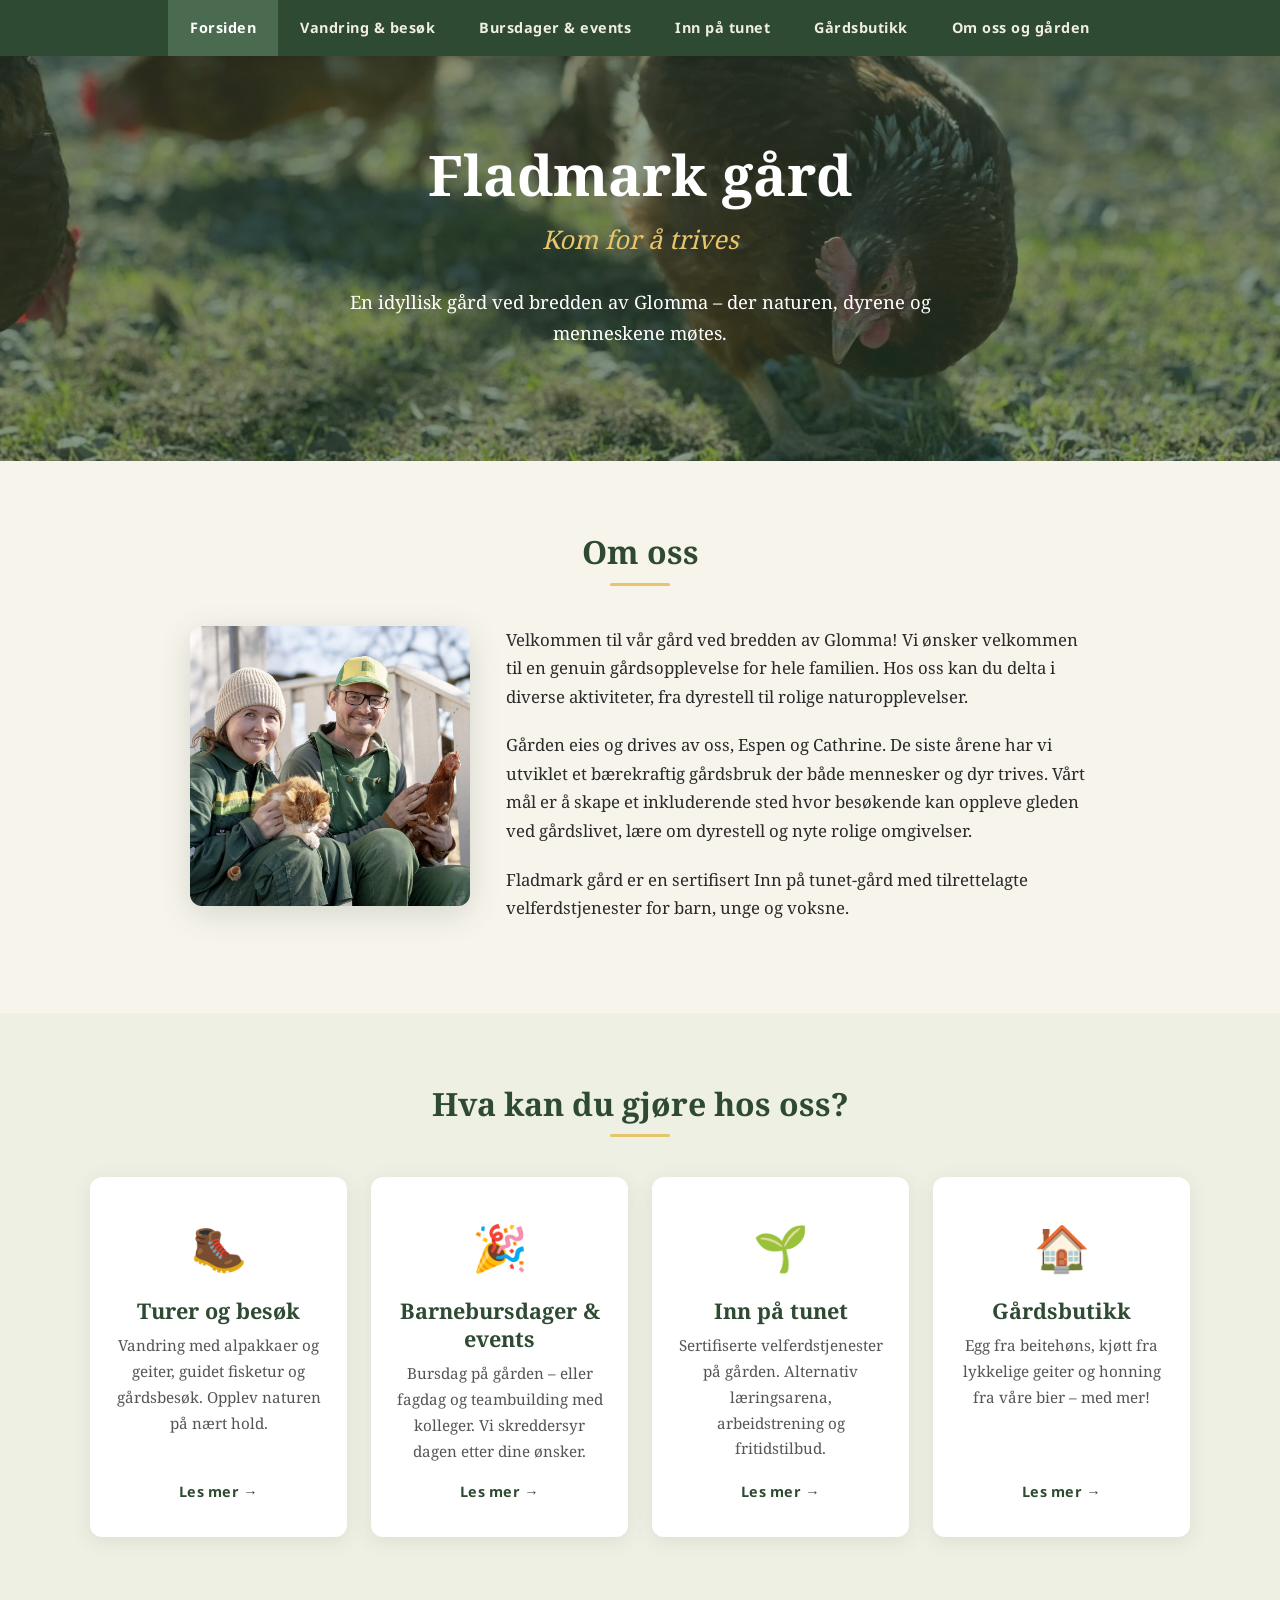
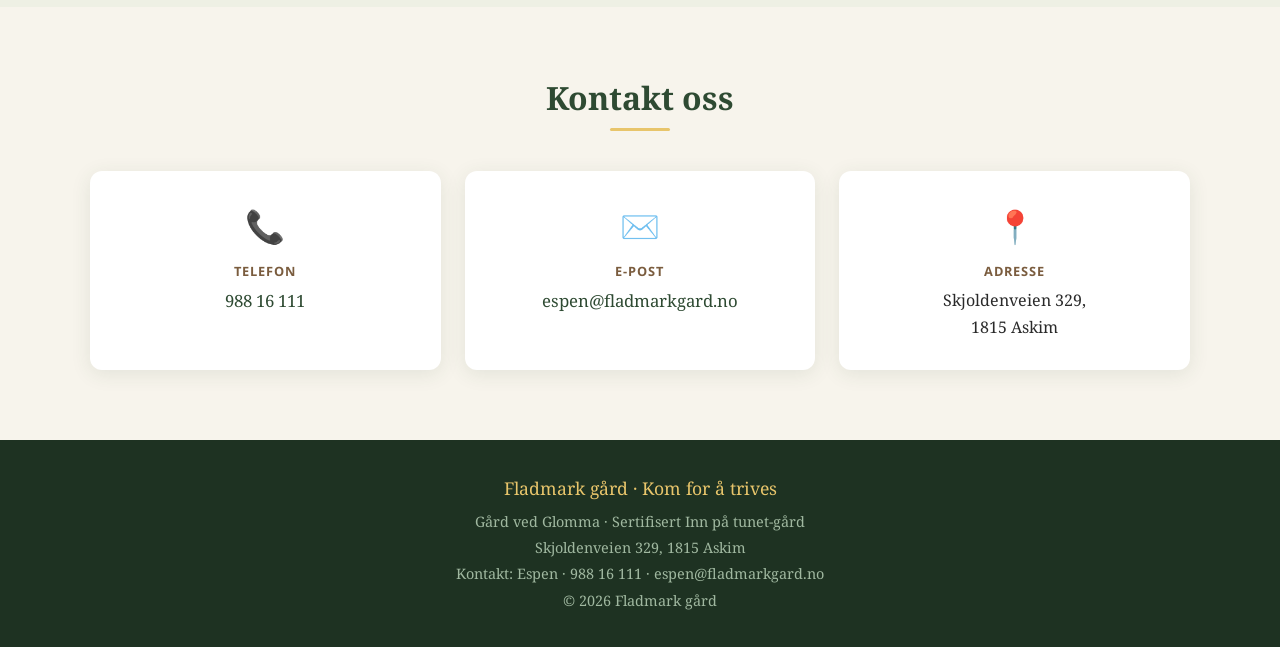
<file: index.html>
<!DOCTYPE html>
<html lang="no">
<head>
  <meta charset="UTF-8">
  <meta name="viewport" content="width=device-width, initial-scale=1.0">
  <title>Fladmark gård – Kom for å trives</title>
  <meta name="description" content="Fladmark gård er en idyllisk gård ved bredden av Glomma i Askim. Opplev alpakkavandring, gårdsbesøk, barnebursdager og sertifiserte Inn på tunet-tjenester.">
  <link rel="stylesheet" href="style.css">
  <link rel="icon" href="favicon.svg" type="image/svg+xml">
  <link rel="canonical" href="https://fladmarkgård.no/">
  <meta property="og:type" content="website">
  <meta property="og:title" content="Fladmark gård – Kom for å trives">
  <meta property="og:description" content="Fladmark gård er en idyllisk gård ved bredden av Glomma i Askim. Opplev alpakkavandring, gårdsbesøk, barnebursdager og sertifiserte Inn på tunet-tjenester.">
  <meta property="og:url" content="https://fladmarkgård.no/">
  <meta property="og:image" content="https://fladmarkgård.no/bilder/espen%26cathrine.jpg">
  <meta property="og:locale" content="no_NO">
  <script type="application/ld+json">
  {
    "@context": "https://schema.org",
    "@type": "Farm",
    "name": "Fladmark gård",
    "url": "https://fladmarkgård.no/",
    "telephone": "+4798816111",
    "email": "espen@fladmarkgard.no",
    "address": {
      "@type": "PostalAddress",
      "streetAddress": "Skjoldenveien 329",
      "postalCode": "1815",
      "addressLocality": "Askim",
      "addressCountry": "NO"
    },
    "description": "Gård ved Glomma i Askim med alpakkavandring, geitevandring, guidet fisketur, barnebursdager og sertifiserte Inn på tunet-tjenester.",
    "makesOffer": [
      {
        "@type": "Offer",
        "name": "Alpakkavandring",
        "url": "https://fladmarkgård.no/alpakkavandring/"
      },
      {
        "@type": "Offer",
        "name": "Geitevandring",
        "url": "https://fladmarkgård.no/geitevandring/"
      },
      {
        "@type": "Offer",
        "name": "Guidet fisketur i Glomma",
        "url": "https://fladmarkgård.no/fisketur/"
      },
      {
        "@type": "Offer",
        "name": "Barnebursdag og events",
        "url": "https://fladmarkgård.no/arrangementer/"
      },
      {
        "@type": "Offer",
        "name": "Inn på tunet – velferdstjenester",
        "url": "https://fladmarkgård.no/inn-på-tunet/"
      },
      {
        "@type": "Offer",
        "name": "Gårdsbutikk",
        "url": "https://fladmarkgård.no/butikk/"
      }
    ]
  }
  </script>
</head>
<body>

  <!-- Sticky meny -->
  <nav class="main-nav">
    <input type="checkbox" id="menu-toggle" class="menu-toggle">
    <label for="menu-toggle" class="menu-knapp">☰ Meny</label>
    <ul>
      <li><a href="./" class="active">Forsiden</a></li>
      <li><a href="opplevelser/">Vandring &amp; besøk</a></li>
      <li><a href="arrangementer/">Bursdager &amp; events</a></li>
      <li><a href="inn-på-tunet/">Inn på tunet</a></li>
      <li><a href="butikk/">Gårdsbutikk</a></li>
      <li><a href="om-oss/">Om oss og gården</a></li>
    </ul>
  </nav>

  <!-- Hero -->
  <header class="hero">
    <div class="hero-content">
      <h1>Fladmark gård</h1>
      <p class="slagord">Kom for å trives</p>
      <p class="intro">En idyllisk gård ved bredden av Glomma – der naturen, dyrene og menneskene møtes.</p>
    </div>
  </header>

  <!-- Om oss -->
  <section class="bg-krem om-oss">
    <div class="container">
      <h2>Om oss</h2>
      <div class="underline"></div>
      <div class="om-oss-flex">
        <div class="om-oss-bilde-wrap">
          <img src="bilder/espen&cathrine.jpg" alt="Espen og Cathrine på Fladmark gård" class="om-oss-bilde" width="1024" height="1024" loading="lazy">
        </div>
        <div class="om-oss-tekst">
          <p>Velkommen til vår gård ved bredden av Glomma! Vi ønsker velkommen til en genuin gårdsopplevelse for hele familien. Hos oss kan du delta i diverse aktiviteter, fra dyrestell til rolige naturopplevelser.</p>
          <p>Gården eies og drives av oss, Espen og Cathrine. De siste årene har vi utviklet et bærekraftig gårdsbruk der både mennesker og dyr trives. Vårt mål er å skape et inkluderende sted hvor besøkende kan oppleve gleden ved gårdslivet, lære om dyrestell og nyte rolige omgivelser.</p>
          <p>Fladmark gård er en sertifisert Inn på tunet-gård med tilrettelagte velferdstjenester for barn, unge og voksne.</p>
        </div>
      </div>
    </div>
  </section>

  <!-- Hva kan du gjøre hos oss? -->
  <section class="bg-alt" id="hva-kan-du-gjore">
    <div class="container">
      <h2>Hva kan du gjøre hos oss?</h2>
      <div class="underline"></div>
      <div class="kort-grid">
        <div class="kort">
          <div class="ikon">🥾</div>
          <h3>Turer og besøk</h3>
          <p>Vandring med alpakkaer og geiter, guidet fisketur og gårdsbesøk. Opplev naturen på nært hold.</p>
          <a href="opplevelser/" class="kort-lenke">Les mer →</a>
        </div>
        <div class="kort">
          <div class="ikon">🎉</div>
          <h3>Barnebursdager &amp; events</h3>
          <p>Bursdag på gården – eller fagdag og teambuilding med kolleger. Vi skreddersyr dagen etter dine ønsker.</p>
          <a href="arrangementer/" class="kort-lenke">Les mer →</a>
        </div>
        <div class="kort">
          <div class="ikon">🌱</div>
          <h3>Inn på tunet</h3>
          <p>Sertifiserte velferdstjenester på gården. Alternativ læringsarena, arbeidstrening og fritidstilbud.</p>
          <a href="inn-på-tunet/" class="kort-lenke">Les mer →</a>
        </div>
        <div class="kort">
          <div class="ikon">🏠</div>
          <h3>Gårdsbutikk</h3>
          <p>Egg fra beitehøns, kjøtt fra lykkelige geiter og honning fra våre bier – med mer!</p>
          <a href="butikk/" class="kort-lenke">Les mer →</a>
        </div>
      </div>
    </div>
  </section>

  <!-- Kontakt -->
  <section class="bg-krem">
    <div class="container">
      <h2>Kontakt oss</h2>
      <div class="underline"></div>
      <div class="kontakt-grid">
        <div class="kontakt-boks">
          <div class="ikon">📞</div>
          <div class="label">Telefon</div>
          <a href="tel:+4798816111">988 16 111</a>
        </div>
        <div class="kontakt-boks">
          <div class="ikon">✉️</div>
          <div class="label">E-post</div>
          <a href="mailto:espen@fladmarkgard.no">espen@fladmarkgard.no</a>
        </div>
        <div class="kontakt-boks">
          <div class="ikon">📍</div>
          <div class="label">Adresse</div>
          <p>Skjoldenveien 329,<br>1815 Askim</p>
        </div>
      </div>
    </div>
  </section>

  <!-- Footer -->
  <footer class="main-footer">
    <p class="footer-tittel">Fladmark gård · Kom for å trives</p>
    <p>Gård ved Glomma · Sertifisert Inn på tunet-gård</p>
    <p>Skjoldenveien 329, 1815 Askim</p>
    <p>Kontakt: Espen · 988 16 111 · espen@fladmarkgard.no</p>
    <p>© 2026 Fladmark gård</p>
  </footer>

</body>
</html>
</file>
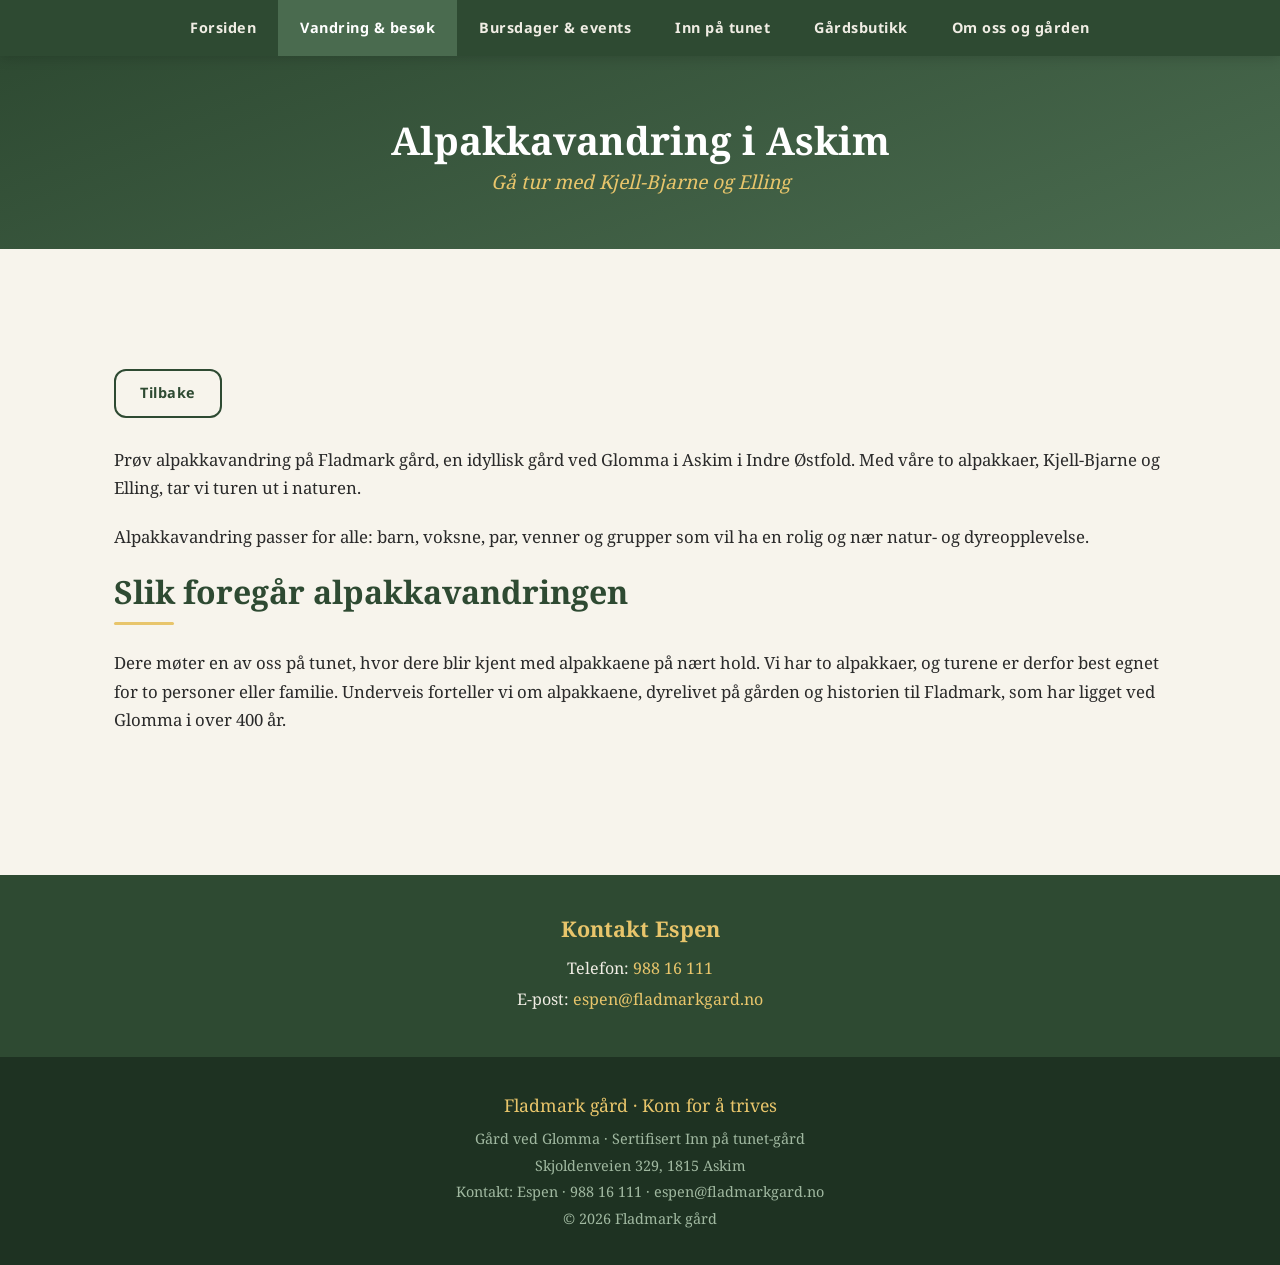
<file: alpakkavandring/index.html>
<!DOCTYPE html>
<html lang="no">
<head>
  <meta charset="UTF-8">
  <meta name="viewport" content="width=device-width, initial-scale=1.0">
  <title>Alpakkavandring i Askim, Indre Østfold – Gå tur med alpakka | Fladmark gård</title>
  <meta name="description" content="Alpakkavandring med Kjell-Bjarne og Elling ved Glomma i Askim, ca. 1 time fra Oslo. Best egnet for to personer eller familie. Book enkelt online – Fladmark gård.">
  <link rel="stylesheet" href="../style.css">
  <link rel="icon" href="../favicon.svg" type="image/svg+xml">
  <link rel="canonical" href="https://fladmarkgård.no/alpakkavandring/">
  <meta property="og:type" content="website">
  <meta property="og:title" content="Alpakkavandring i Askim – Gå tur med alpakka | Fladmark gård">
  <meta property="og:description" content="Alpakkavandring med Kjell-Bjarne og Elling ved Glomma i Askim, ca. 1 time fra Oslo. Best egnet for to personer eller familie. Book enkelt online – Fladmark gård.">
  <meta property="og:url" content="https://fladmarkgård.no/alpakkavandring/">
  <meta property="og:image" content="https://fladmarkgård.no/bilder/espen%26cathrine.jpg">
  <meta property="og:locale" content="no_NO">
  <script type="application/ld+json">
  {
    "@context": "https://schema.org",
    "@type": "Farm",
    "name": "Fladmark gård",
    "url": "https://fladmarkgård.no/",
    "telephone": "+4798816111",
    "email": "espen@fladmarkgard.no",
    "address": {
      "@type": "PostalAddress",
      "streetAddress": "Skjoldenveien 329",
      "postalCode": "1815",
      "addressLocality": "Askim",
      "addressCountry": "NO"
    },
    "description": "Gård ved Glomma i Askim med alpakkavandring, geitevandring og guidet fisketur.",
    "makesOffer": [
      {
        "@type": "Offer",
        "name": "Alpakkavandring",
        "url": "https://fladmarkgård.no/alpakkavandring/"
      }
    ]
  }
  </script>
  <script type="application/ld+json">
  {
    "@context": "https://schema.org",
    "@type": "TouristAttraction",
    "name": "Alpakkavandring på Fladmark gård",
    "description": "Gå tur med alpakkaene Kjell-Bjarne og Elling i rolige omgivelser ved Glomma i Askim, Indre Østfold. Turen passer best for to personer eller en familie.",
    "url": "https://fladmarkgård.no/alpakkavandring/",
    "image": "https://fladmarkgård.no/bilder/espen%26cathrine.jpg",
    "telephone": "+4798816111",
    "address": {
      "@type": "PostalAddress",
      "streetAddress": "Skjoldenveien 329",
      "postalCode": "1815",
      "addressLocality": "Askim",
      "addressCountry": "NO"
    },
    "availableLanguage": [
      "no"
    ],
    "offers": {
      "@type": "Offer",
      "name": "Alpakkavandring på Fladmark gård",
      "url": "https://fladmarkgård.no/alpakkavandring/"
    }
  }
  </script>
</head>
<body class="bredere">

  <!-- Sticky meny -->
  <nav class="main-nav">
    <input type="checkbox" id="menu-toggle" class="menu-toggle">
    <label for="menu-toggle" class="menu-knapp">☰ Meny</label>
    <ul>
      <li><a href="../">Forsiden</a></li>
      <li><a href="../opplevelser/" class="active">Vandring &amp; besøk</a></li>
      <li><a href="../arrangementer/">Bursdager &amp; events</a></li>
      <li><a href="../inn-på-tunet/">Inn på tunet</a></li>
      <li><a href="../butikk/">Gårdsbutikk</a></li>
      <li><a href="../om-oss/">Om oss og gården</a></li>
    </ul>
  </nav>

  <!-- Hero-lite -->
  <header class="page-hero">
    <h1>Alpakkavandring i Askim</h1>
    <p class="slagord">Gå tur med Kjell-Bjarne og Elling</p>
  </header>

  <section class="bg-krem">
    <div class="innhold-seksjon">
      <a href="../opplevelser/" class="btn btn-secondary" style="padding:10px 24px;font-size:0.9rem;margin-bottom:28px;">Tilbake</a>
      <p>Prøv alpakkavandring på Fladmark gård, en idyllisk gård ved Glomma i Askim i Indre Østfold. Med våre to alpakkaer, Kjell-Bjarne og Elling, tar vi turen ut i naturen.</p>
      <p>Alpakkavandring passer for alle: barn, voksne, par, venner og grupper som vil ha en rolig og nær natur- og dyreopplevelse.</p>
      <h2>Slik foregår alpakkavandringen</h2>
      <div class="underline"></div>
      <p>Dere møter en av oss på tunet, hvor dere blir kjent med alpakkaene på nært hold. Vi har to alpakkaer, og turene er derfor best egnet for to personer eller familie. Underveis forteller vi om alpakkaene, dyrelivet på gården og historien til Fladmark, som har ligget ved Glomma i over 400 år.</p>

      <div data-booking-widget
           data-widget-id="72746d61-cd4c-4b78-a5ac-63fd535d9ecc"
           data-locale="no"
           data-base-url="https://app.bookero.no"
           style="margin-top:20px;"></div>
    </div>
  </section>

  <!-- Kontakt nederst -->
  <section class="kontakt-bunn">
    <h3>Kontakt Espen</h3>
    <p>Telefon: <a href="tel:+4798816111">988 16 111</a></p>
    <p>E-post: <a href="mailto:espen@fladmarkgard.no">espen@fladmarkgard.no</a></p>
  </section>

  <!-- Footer -->
  <footer class="main-footer">
    <p class="footer-tittel">Fladmark gård · Kom for å trives</p>
    <p>Gård ved Glomma · Sertifisert Inn på tunet-gård</p>
    <p>Skjoldenveien 329, 1815 Askim</p>
    <p>Kontakt: Espen · 988 16 111 · espen@fladmarkgard.no</p>
    <p>© 2026 Fladmark gård</p>
  </footer>

  <script src="https://app.bookero.no/build/widget.js?v=1779999693" charset="utf-8"></script>

  <script>
    (function() {
      function sjekkBookingUrl() {
        var url = window.location.href;
        var erBooking = url.indexOf('activity=') !== -1 || url.indexOf('step=') !== -1;
        document.body.classList.toggle('booking-aktiv', erBooking);
      }

      window.addEventListener('hashchange', sjekkBookingUrl);
      window.addEventListener('popstate', sjekkBookingUrl);

      var origPush = history.pushState;
      var origReplace = history.replaceState;
      history.pushState = function() {
        origPush.apply(this, arguments);
        sjekkBookingUrl();
      };
      history.replaceState = function() {
        origReplace.apply(this, arguments);
        sjekkBookingUrl();
      };

      setInterval(sjekkBookingUrl, 500);
      sjekkBookingUrl();
    })();
  </script>

</body>
</html>
</file>
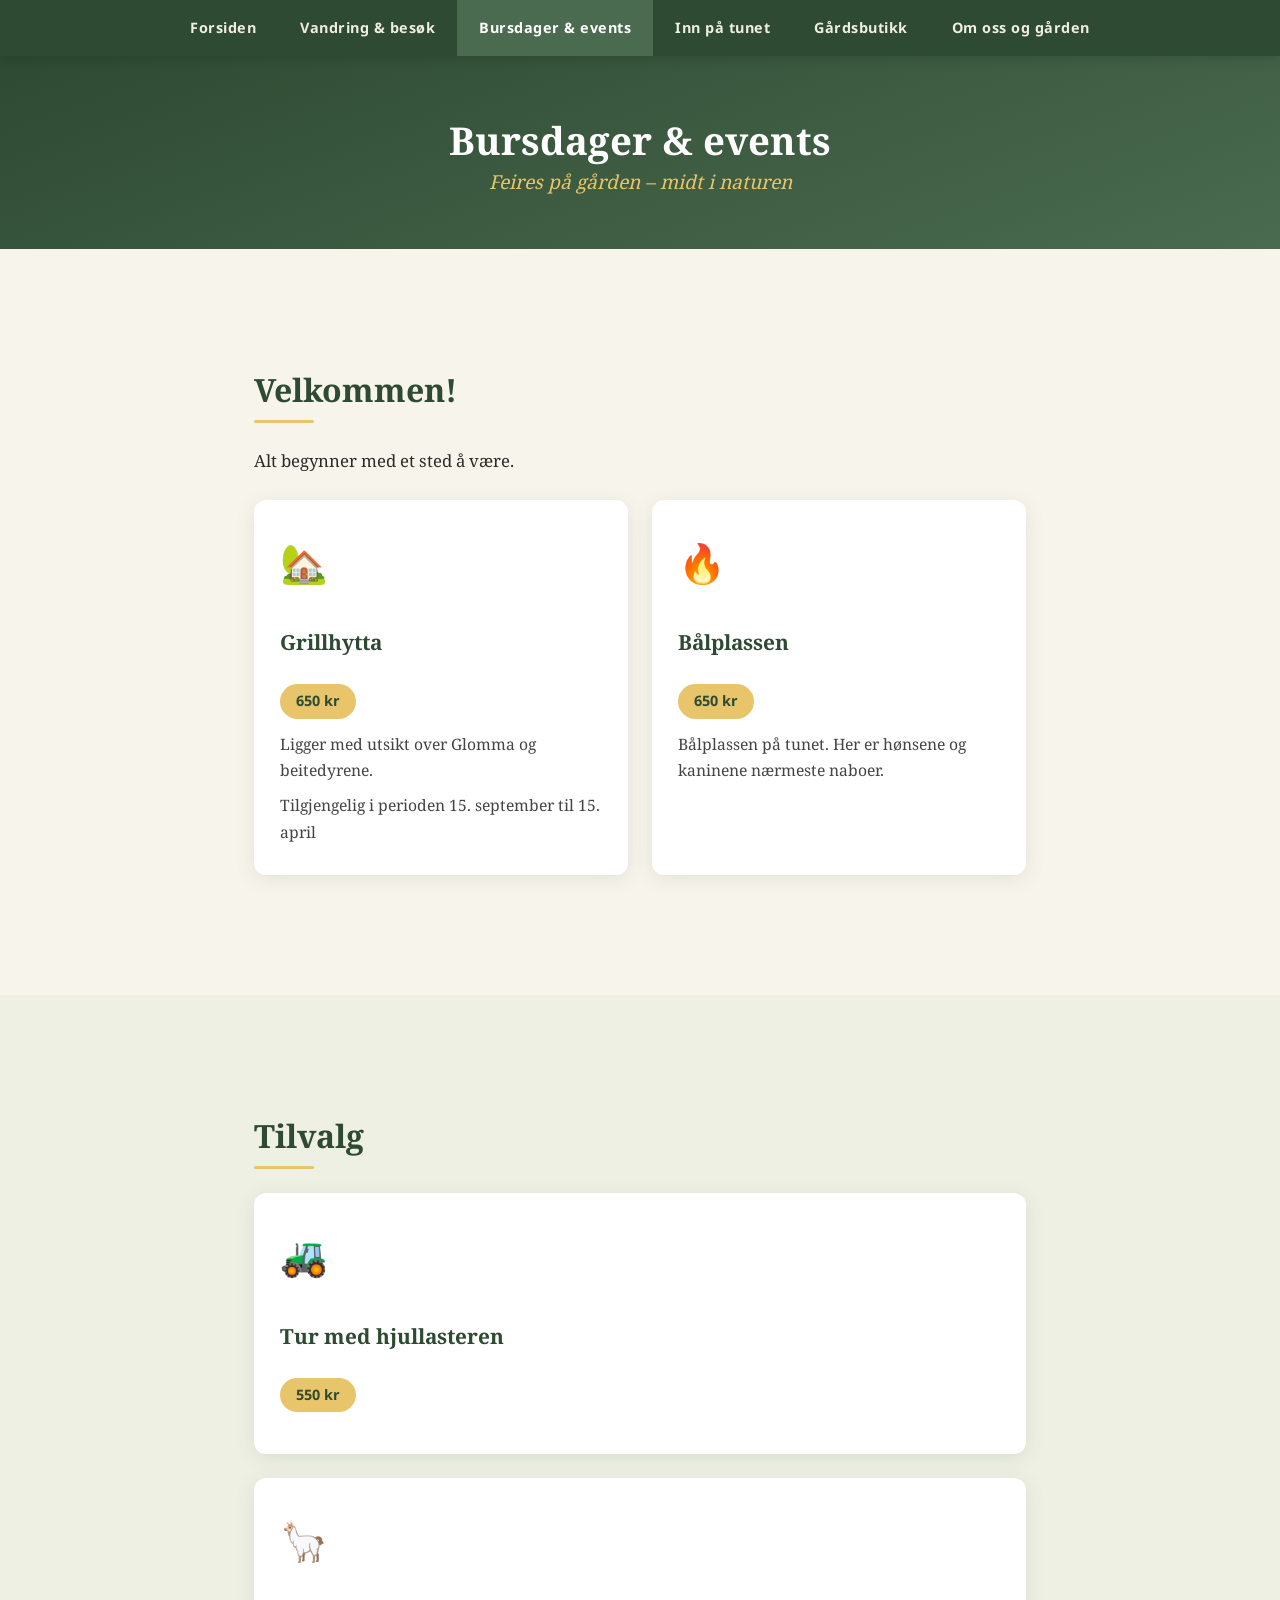
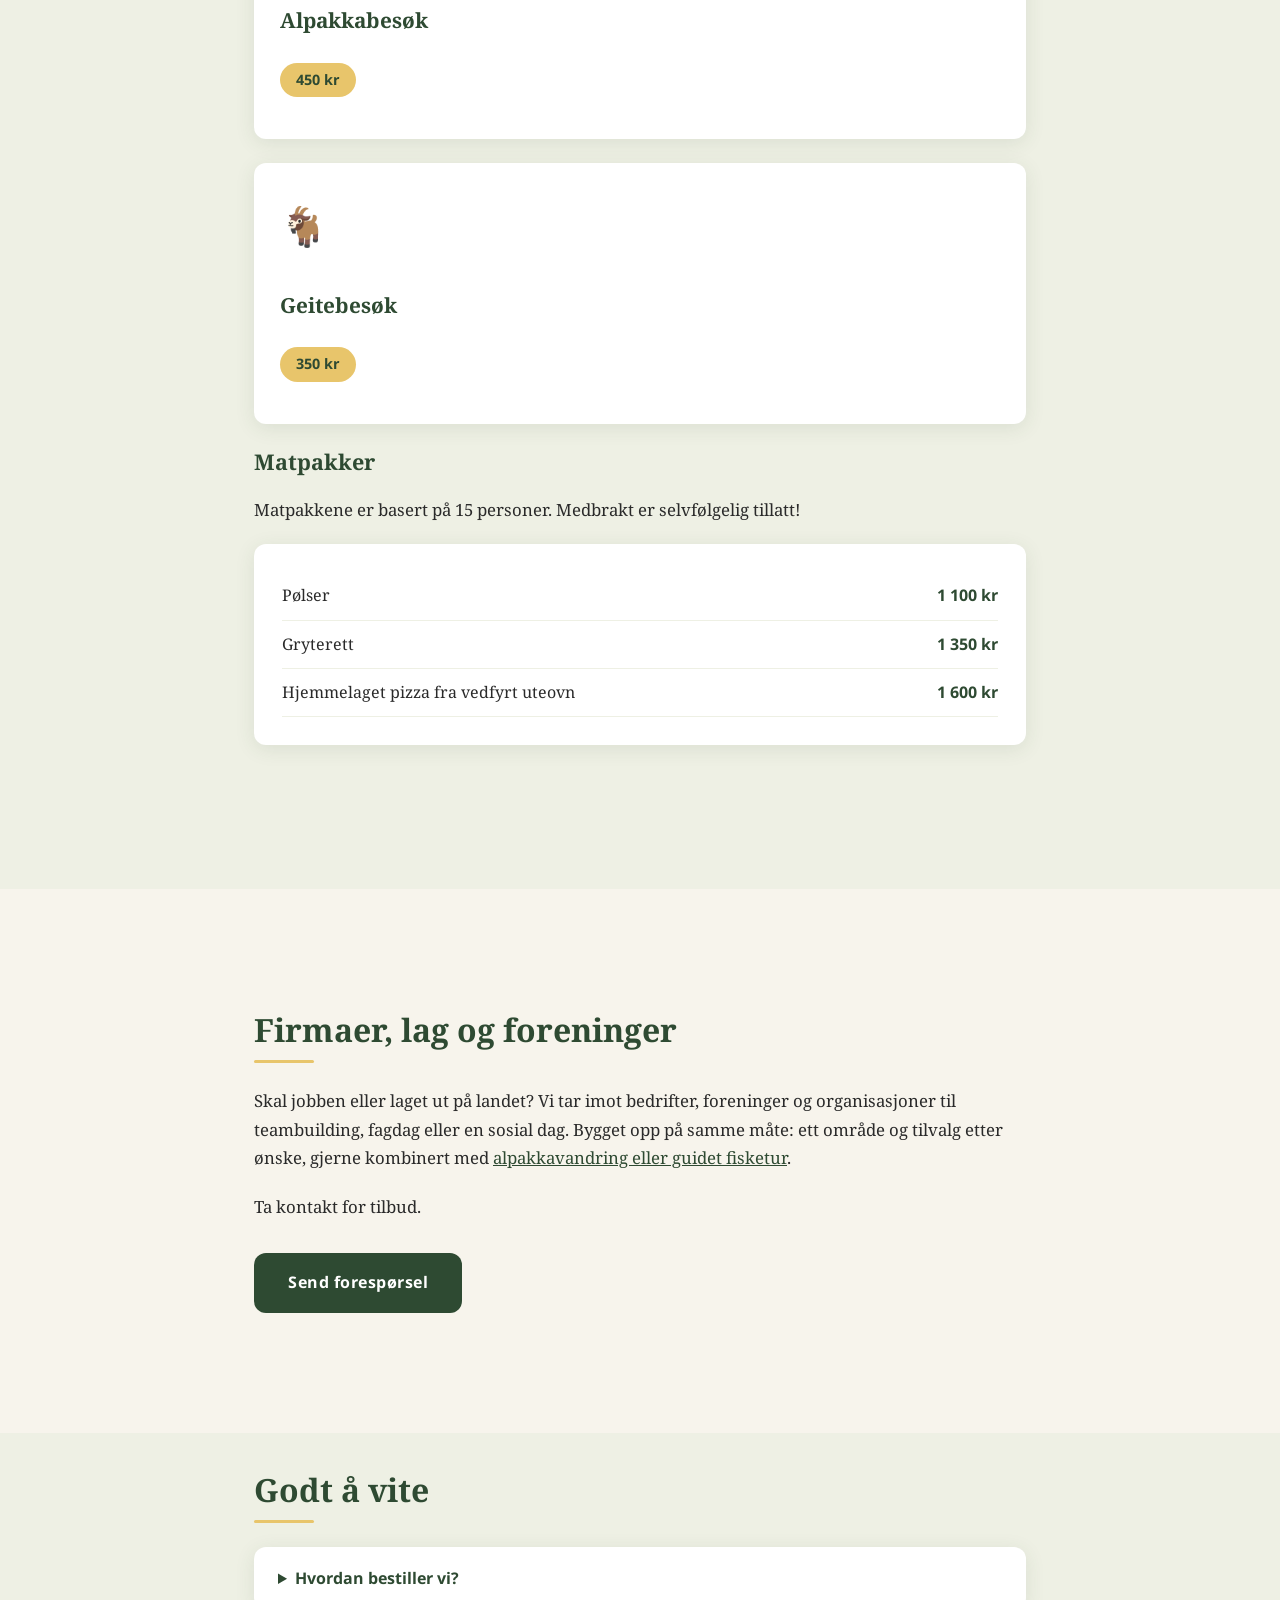
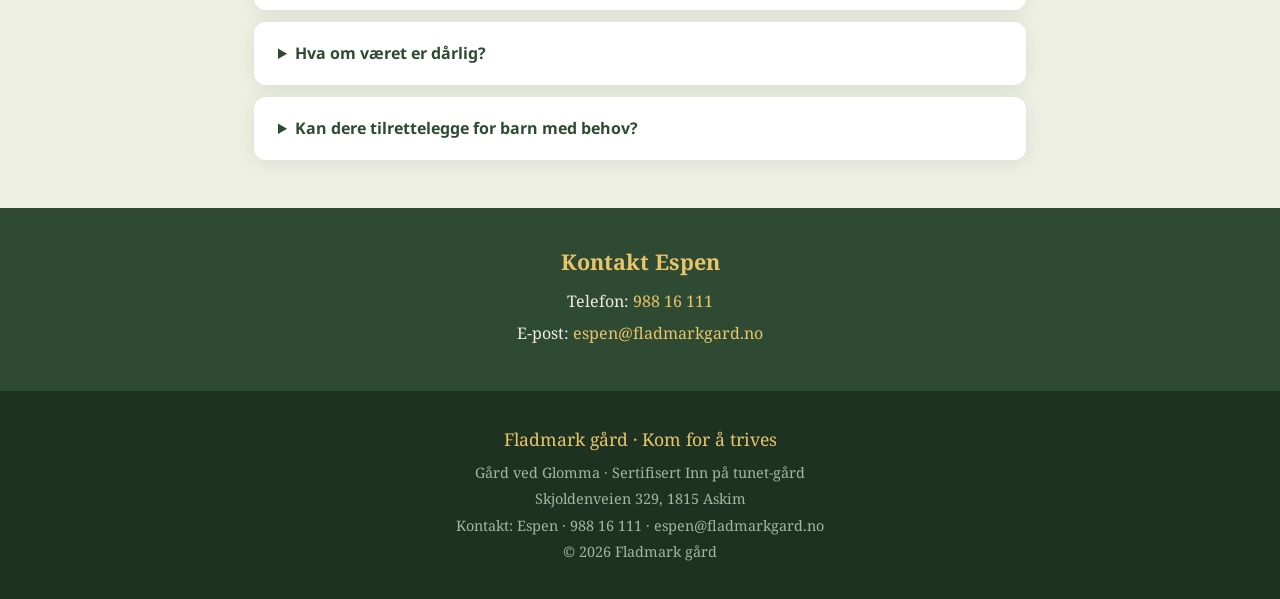
<file: arrangementer/index.html>
<!DOCTYPE html>
<html lang="no">
<head>
  <meta charset="UTF-8">
  <meta name="viewport" content="width=device-width, initial-scale=1.0">
  <title>Bursdager &amp; events på gården – Fladmark gård i Askim</title>
  <meta name="description" content="Barnebursdag og event på Fladmark gård i Askim. Basis: leie av grillhytta med utsikt over Glomma eller bålplass på tunet, 650 kr. Tilvalg: tur med hjullasteren, alpakkabesøk og geitebesøk, matpakker med hjemmelaget pizza.">
  <link rel="canonical" href="https://fladmarkgård.no/arrangementer/">
  <meta property="og:type" content="website">
  <meta property="og:title" content="Bursdager &amp; events – Fladmark gård">
  <meta property="og:description" content="Bursdager og events på gården: ett område (650 kr) pluss valgfrie tilvalg av aktiviteter og mat.">
  <meta property="og:url" content="https://fladmarkgård.no/arrangementer/">
  <meta property="og:image" content="https://fladmarkgård.no/bilder/Gresskar3.jpg">
  <meta property="og:locale" content="no_NO">
  <link rel="stylesheet" href="../style.css">
  <link rel="icon" href="../favicon.svg" type="image/svg+xml">
  <style>
    /* Sidspesifikk stil for arrangementer-siden – bygger på felles stilark */

    /* Kort for områder og tilvalg */
    .arr-grid {
      display: grid;
      grid-template-columns: repeat(auto-fit, minmax(250px, 1fr));
      gap: 24px;
      margin-top: 1.5rem;
    }
    .arr-grid-loddrett { grid-template-columns: 1fr; }
    .arr-kort {
      background: var(--hvit);
      border-radius: var(--radius);
      padding: 30px 26px;
      box-shadow: var(--skygge);
      display: flex;
      flex-direction: column;
    }
    .arr-kort .ikon { font-size: 2.4rem; margin-bottom: 10px; }
    .arr-kort h3 { font-size: 1.3rem; }
    .merke {
      display: inline-block;
      align-self: flex-start;
      font-family: 'Noto Sans', Arial, sans-serif;
      font-weight: 700;
      font-size: 0.9rem;
      background: var(--gull);
      color: var(--skogsgroon);
      border-radius: 20px;
      padding: 5px 16px;
      margin: 8px 0 12px;
    }
    .arr-kort p { font-size: 0.98rem; color: #444; margin: 0; }

    /* FAQ */
    .faq { margin-top: 1.5rem; }
    .faq details {
      background: var(--hvit);
      border-radius: var(--radius);
      box-shadow: var(--skygge);
      padding: 18px 24px;
      margin-bottom: 12px;
    }
    .faq summary {
      cursor: pointer;
      font-weight: 700;
      color: var(--skogsgroon);
      font-family: 'Noto Sans', Arial, sans-serif;
      font-size: 1rem;
    }
    .faq details p { margin: 10px 0 0; font-size: 0.98rem; }
  </style>
  <script type="application/ld+json">
  {
    "@context": "https://schema.org",
    "@type": "Farm",
    "name": "Fladmark gård",
    "url": "https://fladmarkgård.no/",
    "telephone": "+4798816111",
    "email": "espen@fladmarkgard.no",
    "address": {
      "@type": "PostalAddress",
      "streetAddress": "Skjoldenveien 329",
      "postalCode": "1815",
      "addressLocality": "Askim",
      "addressCountry": "NO"
    },
    "description": "Gård ved Glomma i Askim med barnebursdager og events. Sertifisert Inn på tunet-gård.",
    "makesOffer": [
      { "@type": "Offer", "name": "Leie av grillhytta eller bålplassen", "price": "650", "priceCurrency": "NOK" },
      { "@type": "Offer", "name": "Tilvalg: tur med hjullasteren", "price": "550", "priceCurrency": "NOK" },
      { "@type": "Offer", "name": "Tilvalg: alpakkabesøk", "price": "450", "priceCurrency": "NOK" },
      { "@type": "Offer", "name": "Tilvalg: geitebesøk", "price": "350", "priceCurrency": "NOK" },
      { "@type": "Offer", "name": "Matpakke med pølser, inntil 15 personer", "price": "1100", "priceCurrency": "NOK" },
      { "@type": "Offer", "name": "Matpakke med gryterett, inntil 15 personer", "price": "1350", "priceCurrency": "NOK" },
      { "@type": "Offer", "name": "Matpakke med hjemmelaget pizza fra vedfyrt uteovn, inntil 15 personer", "price": "1600", "priceCurrency": "NOK" }
    ]
  }
  </script>
</head>
<body>

  <!-- Sticky meny -->
  <nav class="main-nav">
    <input type="checkbox" id="menu-toggle" class="menu-toggle">
    <label for="menu-toggle" class="menu-knapp">☰ Meny</label>
    <ul>
      <li><a href="../">Forsiden</a></li>
      <li><a href="../opplevelser/">Vandring &amp; besøk</a></li>
      <li><a href="../arrangementer/" class="active">Bursdager &amp; events</a></li>
      <li><a href="../inn-på-tunet/">Inn på tunet</a></li>
      <li><a href="../butikk/">Gårdsbutikk</a></li>
      <li><a href="../om-oss/">Om oss og gården</a></li>
    </ul>
  </nav>

  <!-- Hero -->
  <header class="page-hero">
    <h1>Bursdager &amp; events</h1>
    <p class="slagord">Feires på gården – midt i naturen</p>
  </header>

  <!-- Områder -->
  <section class="bg-krem">
    <div class="innhold-seksjon">
      <h2>Velkommen!</h2>
      <div class="underline"></div>
      <p>Alt begynner med et sted å være.</p>
      <div class="arr-grid">
        <div class="arr-kort">
          <div class="ikon">🏡</div>
          <h3>Grillhytta</h3>
          <div class="merke">650 kr</div>
          <p>Ligger med utsikt over Glomma og beitedyrene.</p>
          <p style="margin-top:8px;">Tilgjengelig i perioden 15. september til 15. april</p>
        </div>
        <div class="arr-kort">
          <div class="ikon">🔥</div>
          <h3>Bålplassen</h3>
          <div class="merke">650 kr</div>
          <p>Bålplassen på tunet. Her er hønsene og kaninene nærmeste naboer.</p>
        </div>
      </div>
    </div>
  </section>

  <!-- Tilvalg -->
  <section class="bg-alt">
    <div class="innhold-seksjon">
      <h2>Tilvalg</h2>
      <div class="underline"></div>
      <div class="arr-grid arr-grid-loddrett">
        <div class="arr-kort">
          <div class="ikon">🚜</div>
          <h3>Tur med hjullasteren</h3>
          <div class="merke">550 kr</div>
        </div>
        <div class="arr-kort">
          <div class="ikon">🦙</div>
          <h3>Alpakkabesøk</h3>
          <div class="merke">450 kr</div>
        </div>
        <div class="arr-kort">
          <div class="ikon">🐐</div>
          <h3>Geitebesøk</h3>
          <div class="merke">350 kr</div>
        </div>
      </div>
      <h3>Matpakker</h3>
      <p>Matpakkene er basert på 15 personer. Medbrakt er selvfølgelig tillatt!</p>
      <div class="prisliste">
        <table>
          <tr><td>Pølser</td><td>1 100 kr</td></tr>
          <tr><td>Gryterett</td><td>1 350 kr</td></tr>
          <tr><td>Hjemmelaget pizza fra vedfyrt uteovn</td><td>1 600 kr</td></tr>
        </table>
      </div>
    </div>
  </section>

  <!-- Firmaevents -->
  <section class="bg-krem">
    <div class="innhold-seksjon">
      <h2>Firmaer, lag og foreninger</h2>
      <div class="underline"></div>
      <p>Skal jobben eller laget ut på landet? Vi tar imot bedrifter, foreninger og organisasjoner til teambuilding, fagdag eller en sosial dag. Bygget opp på samme måte: ett område og tilvalg etter ønske, gjerne kombinert med <a href="../opplevelser/">alpakkavandring eller guidet fisketur</a>.</p>
      <p>Ta kontakt for tilbud.</p>
      <a href="mailto:espen@fladmarkgard.no?subject=Foresp%C3%B8rsel%20om%20firmaevent&amp;body=%C3%98nsket%20dato%3A%0D%0AAntall%20deltakere%3A%0D%0A%C3%98nsket%20program%20%28teambuilding%2C%20fagdag%2C%20sosialt%29%3A%0D%0AAllergier%20eller%20andre%20hensyn%3A" class="btn btn-primary" style="margin-top:12px;">Send forespørsel</a>
    </div>
  </section>

  <!-- Godt å vite -->
  <section class="bg-alt tett">
    <div class="innhold-seksjon">
      <h2>Godt å vite</h2>
      <div class="underline"></div>
      <div class="faq">
        <details>
          <summary>Hvordan bestiller vi?</summary>
          <p>Send en e-post eller ring Espen på 988 16 111. Si når dere vil komme, hvor mange dere er, og hva dere vil ha av tilvalg – så ordner vi resten.</p>
        </details>
        <details>
          <summary>Hva om været er dårlig?</summary>
          <p>Kle dere etter været.</p>
        </details>
        <details>
          <summary>Kan dere tilrettelegge for barn med behov?</summary>
          <p>Ja, det er vi vant til. Fladmark gård er sertifisert Inn på tunet-gård. Si ifra om allergier eller andre hensyn når dere tar kontakt, så finner vi en løsning som passer alle.</p>
        </details>
      </div>
    </div>
  </section>

  <!-- Kontakt nederst -->
  <section class="kontakt-bunn">
    <h3>Kontakt Espen</h3>
    <p>Telefon: <a href="tel:+4798816111">988 16 111</a></p>
    <p>E-post: <a href="mailto:espen@fladmarkgard.no">espen@fladmarkgard.no</a></p>
  </section>

  <!-- Footer -->
  <footer class="main-footer">
    <p class="footer-tittel">Fladmark gård · Kom for å trives</p>
    <p>Gård ved Glomma · Sertifisert Inn på tunet-gård</p>
    <p>Skjoldenveien 329, 1815 Askim</p>
    <p>Kontakt: Espen · 988 16 111 · espen@fladmarkgard.no</p>
    <p>© 2026 Fladmark gård</p>
  </footer>

</body>
</html>
</file>
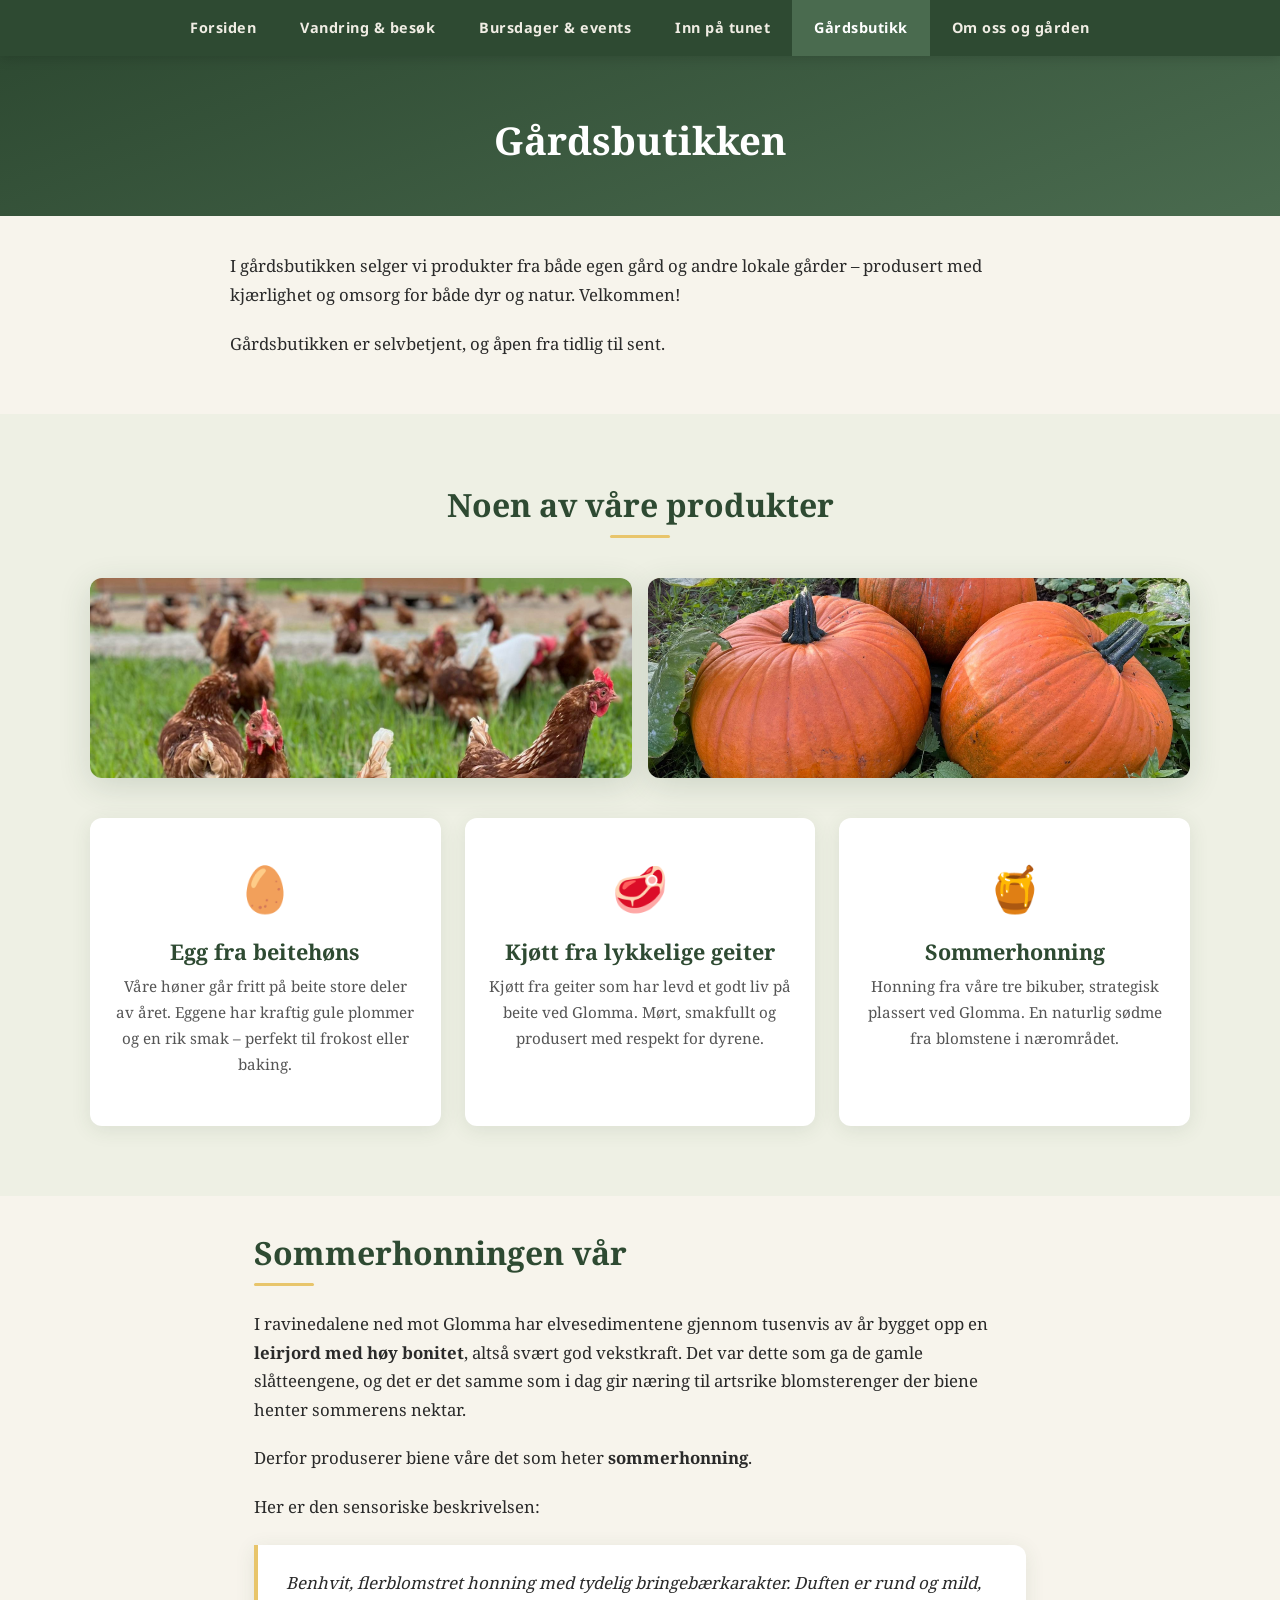
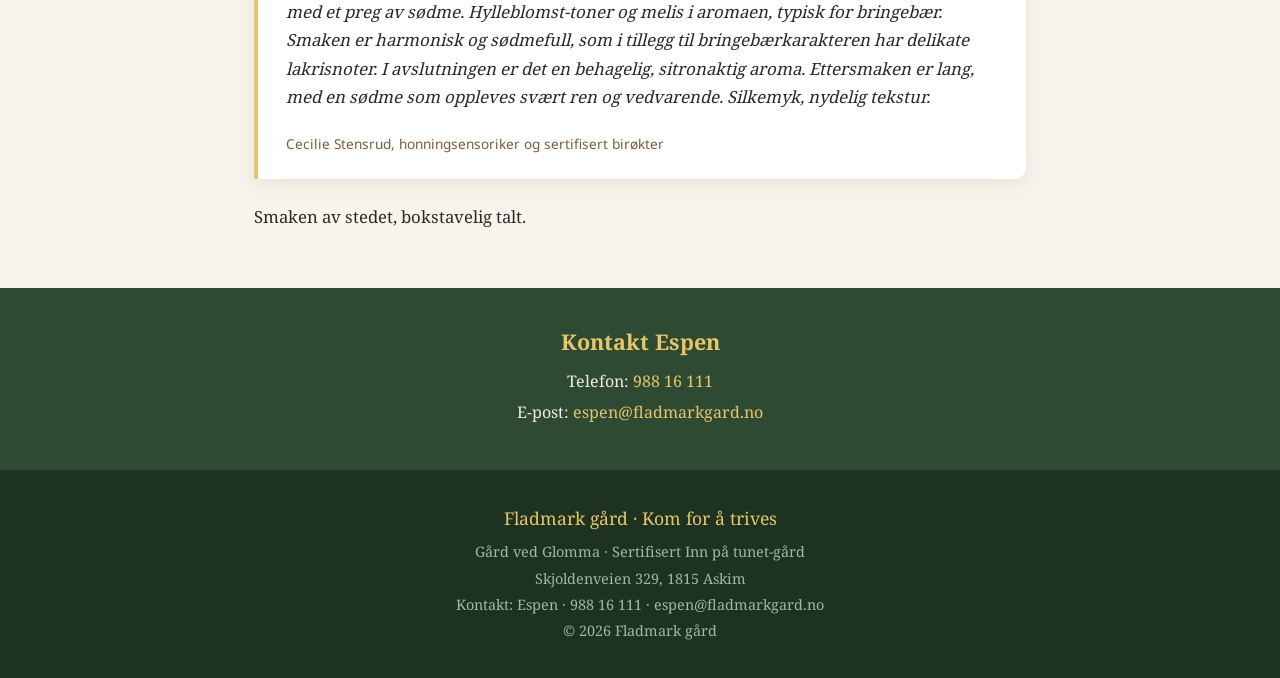
<file: butikk/index.html>
<!DOCTYPE html>
<html lang="no">
<head>
  <meta charset="UTF-8">
  <meta name="viewport" content="width=device-width, initial-scale=1.0">
  <title>Gårdsbutikk – Fladmark gård</title>
  <meta name="description" content="Fladmark gård gårdsbutikk: egg fra beitehøns, kjøtt fra lykkelige geiter og sommerhonning fra våre bikuber ved Glomma.">
  <link rel="stylesheet" href="../style.css">
  <link rel="icon" href="../favicon.svg" type="image/svg+xml">
  <link rel="canonical" href="https://fladmarkgård.no/butikk/">
  <meta property="og:type" content="website">
  <meta property="og:title" content="Gårdsbutikk – Fladmark gård">
  <meta property="og:description" content="Fladmark gård gårdsbutikk: egg fra beitehøns, kjøtt fra lykkelige geiter og sommerhonning fra våre bikuber ved Glomma.">
  <meta property="og:url" content="https://fladmarkgård.no/butikk/">
  <meta property="og:image" content="https://fladmarkgård.no/bilder/H%C3%B8nebyen.jpg">
  <meta property="og:locale" content="no_NO">
  <script type="application/ld+json">
  {
    "@context": "https://schema.org",
    "@type": "Farm",
    "name": "Fladmark gård",
    "url": "https://fladmarkgård.no/",
    "telephone": "+4798816111",
    "email": "espen@fladmarkgard.no",
    "address": {
      "@type": "PostalAddress",
      "streetAddress": "Skjoldenveien 329",
      "postalCode": "1815",
      "addressLocality": "Askim",
      "addressCountry": "NO"
    },
    "description": "Selvbetjent gårdsbutikk på Fladmark gård ved Glomma i Askim, med produkter fra egen gård og andre lokale gårder.",
    "makesOffer": [
      {
        "@type": "Offer",
        "name": "Egg fra beitehøns",
        "url": "https://fladmarkgård.no/butikk/"
      },
      {
        "@type": "Offer",
        "name": "Kjøtt fra geiter",
        "url": "https://fladmarkgård.no/butikk/"
      },
      {
        "@type": "Offer",
        "name": "Sommerhonning",
        "url": "https://fladmarkgård.no/butikk/"
      }
    ]
  }
  </script>
</head>
<body>

  <!-- Sticky meny -->
  <nav class="main-nav">
    <input type="checkbox" id="menu-toggle" class="menu-toggle">
    <label for="menu-toggle" class="menu-knapp">☰ Meny</label>
    <ul>
      <li><a href="../">Forsiden</a></li>
      <li><a href="../opplevelser/">Vandring &amp; besøk</a></li>
      <li><a href="../arrangementer/">Bursdager &amp; events</a></li>
      <li><a href="../inn-på-tunet/">Inn på tunet</a></li>
      <li><a href="../butikk/" class="active">Gårdsbutikk</a></li>
      <li><a href="../om-oss/">Om oss og gården</a></li>
    </ul>
  </nav>

  <!-- Hero-lite -->
  <header class="page-hero">
    <h1>Gårdsbutikken</h1>
  </header>

  <!-- Intro -->
  <section class="bg-krem butikk-intro">
    <div class="innhold-seksjon">
      <p>I gårdsbutikken selger vi produkter fra både egen gård og andre lokale gårder – produsert med kjærlighet og omsorg for både dyr og natur. Velkommen!</p>
      <p>Gårdsbutikken er selvbetjent, og åpen fra tidlig til sent.</p>
    </div>
  </section>

  <!-- Bilder og produkter -->
  <section class="bg-alt">
    <div class="container">
      <h2>Noen av våre produkter</h2>
      <div class="underline"></div>
      <div class="butikk-bilder">
        <img src="../bilder/Hønebyen.jpg" alt="Hønebyen på Fladmark gård" width="1720" height="2048" loading="lazy">
        <img src="../bilder/Gresskar3.jpg" alt="Gresskar fra gården" width="2048" height="1536" loading="lazy">
      </div>
      <div class="kort-grid">
        <div class="kort">
          <div class="ikon">🥚</div>
          <h3>Egg fra beitehøns</h3>
          <p>Våre høner går fritt på beite store deler av året. Eggene har kraftig gule plommer og en rik smak – perfekt til frokost eller baking.</p>
        </div>
        <div class="kort">
          <div class="ikon">🥩</div>
          <h3>Kjøtt fra lykkelige geiter</h3>
          <p>Kjøtt fra geiter som har levd et godt liv på beite ved Glomma. Mørt, smakfullt og produsert med respekt for dyrene.</p>
        </div>
        <div class="kort">
          <div class="ikon">🍯</div>
          <h3>Sommerhonning</h3>
          <p>Honning fra våre tre bikuber, strategisk plassert ved Glomma. En naturlig sødme fra blomstene i nærområdet.</p>
        </div>
      </div>
    </div>
  </section>

  <!-- Sommerhonningen vår -->
  <section class="bg-krem tett">
    <div class="innhold-seksjon">
      <h2>Sommerhonningen vår</h2>
      <div class="underline"></div>
      <p>I ravinedalene ned mot Glomma har elvesedimentene gjennom tusenvis av år bygget opp en <strong>leirjord med høy bonitet</strong>, altså svært god vekstkraft. Det var dette som ga de gamle slåtteengene, og det er det samme som i dag gir næring til artsrike blomsterenger der biene henter sommerens nektar.</p>
      <p>Derfor produserer biene våre det som heter <strong>sommerhonning</strong>.</p>
      <p>Her er den sensoriske beskrivelsen:</p>
      <div class="sitat">
        <p>Benhvit, flerblomstret honning med tydelig bringebærkarakter. Duften er rund og mild, med et preg av sødme. Hylleblomst-toner og melis i aromaen, typisk for bringebær. Smaken er harmonisk og sødmefull, som i tillegg til bringebærkarakteren har delikate lakrisnoter. I avslutningen er det en behagelig, sitronaktig aroma. Ettersmaken er lang, med en sødme som oppleves svært ren og vedvarende. Silkemyk, nydelig tekstur.</p>
        <span class="sitat-kilde">Cecilie Stensrud, honningsensoriker og sertifisert birøkter</span>
      </div>
      <p>Smaken av stedet, bokstavelig talt.</p>
    </div>
  </section>

  <!-- Kontakt nederst -->
  <section class="kontakt-bunn">
    <h3>Kontakt Espen</h3>
    <p>Telefon: <a href="tel:+4798816111">988 16 111</a></p>
    <p>E-post: <a href="mailto:espen@fladmarkgard.no">espen@fladmarkgard.no</a></p>
  </section>

  <!-- Footer -->
  <footer class="main-footer">
    <p class="footer-tittel">Fladmark gård · Kom for å trives</p>
    <p>Gård ved Glomma · Sertifisert Inn på tunet-gård</p>
    <p>Skjoldenveien 329, 1815 Askim</p>
    <p>Kontakt: Espen · 988 16 111 · espen@fladmarkgard.no</p>
    <p>© 2026 Fladmark gård</p>
  </footer>

</body>
</html>
</file>
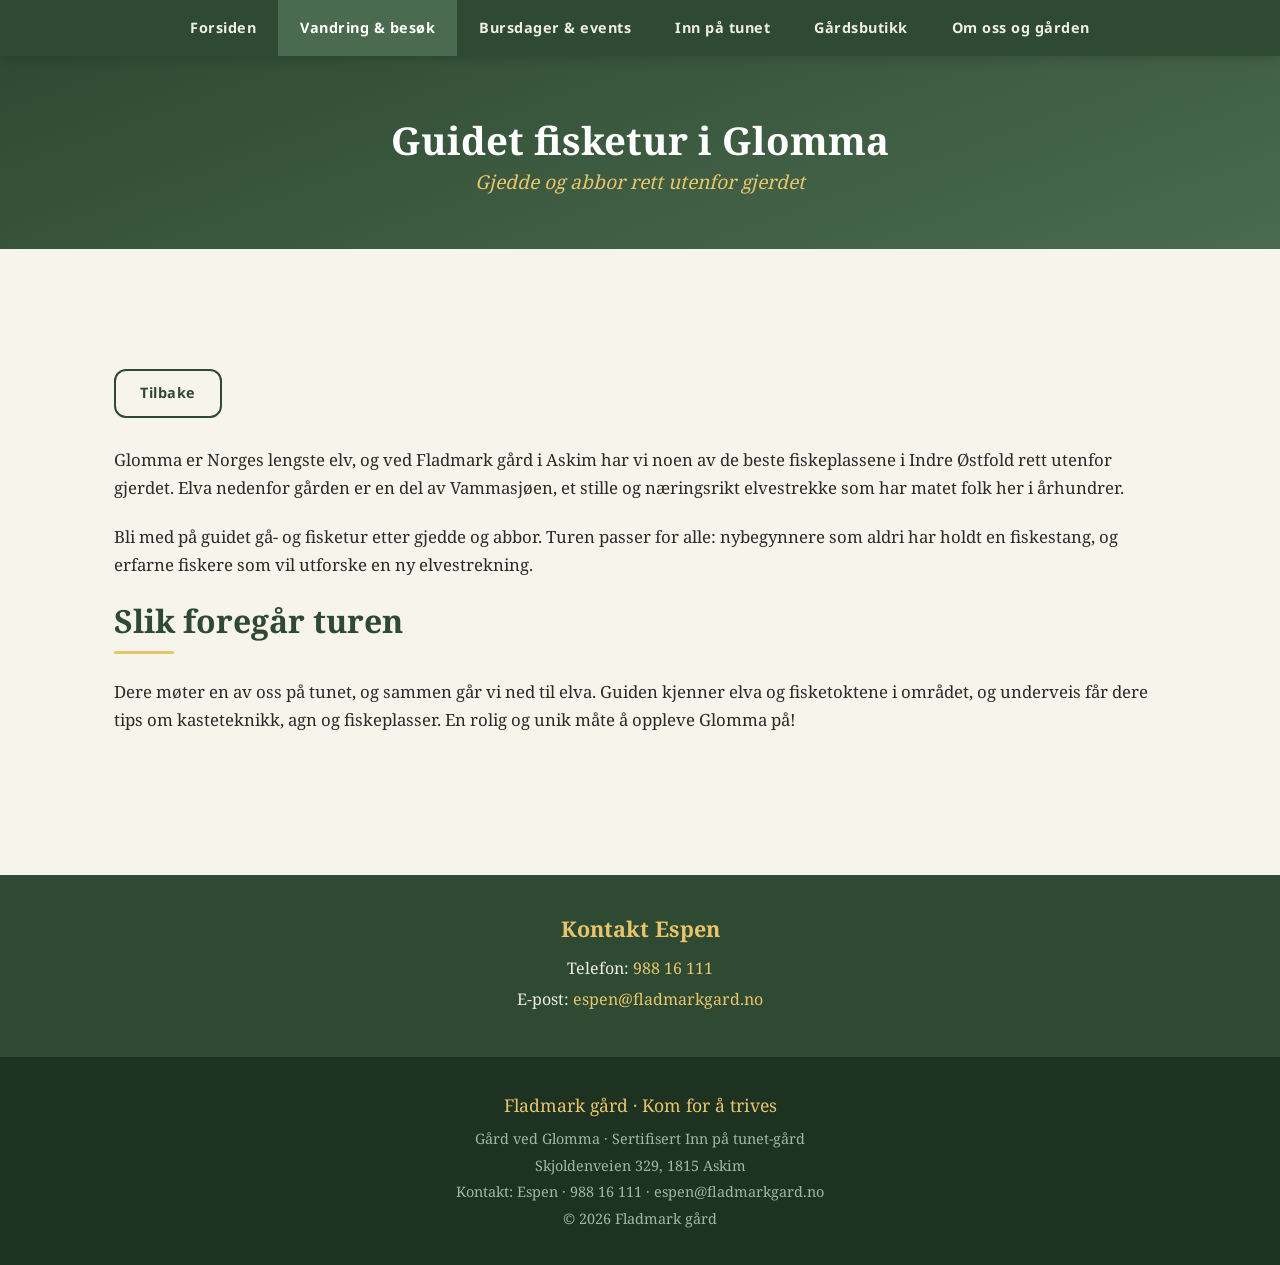
<file: fisketur/index.html>
<!DOCTYPE html>
<html lang="no">
<head>
  <meta charset="UTF-8">
  <meta name="viewport" content="width=device-width, initial-scale=1.0">
  <title>Guidet fisketur i Glomma – Gjedde og abbor i Askim | Fladmark gård</title>
  <meta name="description" content="Guidet gå- og fisketur i Glomma fra Fladmark gård i Askim. Fisk etter gjedde og abbor med lokal guide. Book online – Indre Østfold, ca. 1 time fra Oslo.">
  <link rel="stylesheet" href="../style.css">
  <link rel="icon" href="../favicon.svg" type="image/svg+xml">
  <link rel="canonical" href="https://fladmarkgård.no/fisketur/">
  <meta property="og:type" content="website">
  <meta property="og:title" content="Guidet fisketur i Glomma – Gjedde og abbor i Askim | Fladmark gård">
  <meta property="og:description" content="Guidet gå- og fisketur i Glomma fra Fladmark gård i Askim. Fisk etter gjedde og abbor med lokal guide. Book online – Indre Østfold, ca. 1 time fra Oslo.">
  <meta property="og:url" content="https://fladmarkgård.no/fisketur/">
  <meta property="og:image" content="https://fladmarkgård.no/bilder/espen%26cathrine.jpg">
  <meta property="og:locale" content="no_NO">
  <script type="application/ld+json">
  {
    "@context": "https://schema.org",
    "@type": "Farm",
    "name": "Fladmark gård",
    "url": "https://fladmarkgård.no/",
    "telephone": "+4798816111",
    "email": "espen@fladmarkgard.no",
    "address": {
      "@type": "PostalAddress",
      "streetAddress": "Skjoldenveien 329",
      "postalCode": "1815",
      "addressLocality": "Askim",
      "addressCountry": "NO"
    },
    "description": "Gård ved Glomma i Askim med alpakkavandring, geitevandring og guidet fisketur.",
    "makesOffer": [
      {
        "@type": "Offer",
        "name": "Guidet fisketur i Glomma",
        "url": "https://fladmarkgård.no/fisketur/"
      }
    ]
  }
  </script>
  <script type="application/ld+json">
  {
    "@context": "https://schema.org",
    "@type": "TouristAttraction",
    "name": "Guidet fisketur i Glomma",
    "description": "Guidet gå- og fisketur etter gjedde og abbor i Glomma, rett utenfor gjerdet på Fladmark gård i Askim, Indre Østfold. Passer for nybegynnere og erfarne fiskere.",
    "url": "https://fladmarkgård.no/fisketur/",
    "image": "https://fladmarkgård.no/bilder/espen%26cathrine.jpg",
    "telephone": "+4798816111",
    "address": {
      "@type": "PostalAddress",
      "streetAddress": "Skjoldenveien 329",
      "postalCode": "1815",
      "addressLocality": "Askim",
      "addressCountry": "NO"
    },
    "availableLanguage": [
      "no"
    ],
    "offers": {
      "@type": "Offer",
      "name": "Guidet fisketur i Glomma",
      "url": "https://fladmarkgård.no/fisketur/"
    }
  }
  </script>
</head>
<body class="bredere">

  <!-- Sticky meny -->
  <nav class="main-nav">
    <input type="checkbox" id="menu-toggle" class="menu-toggle">
    <label for="menu-toggle" class="menu-knapp">☰ Meny</label>
    <ul>
      <li><a href="../">Forsiden</a></li>
      <li><a href="../opplevelser/" class="active">Vandring &amp; besøk</a></li>
      <li><a href="../arrangementer/">Bursdager &amp; events</a></li>
      <li><a href="../inn-på-tunet/">Inn på tunet</a></li>
      <li><a href="../butikk/">Gårdsbutikk</a></li>
      <li><a href="../om-oss/">Om oss og gården</a></li>
    </ul>
  </nav>

  <!-- Hero-lite -->
  <header class="page-hero">
    <h1>Guidet fisketur i Glomma</h1>
    <p class="slagord">Gjedde og abbor rett utenfor gjerdet</p>
  </header>

  <section class="bg-krem">
    <div class="innhold-seksjon">
      <a href="../opplevelser/" class="btn btn-secondary" style="padding:10px 24px;font-size:0.9rem;margin-bottom:28px;">Tilbake</a>
      <p>Glomma er Norges lengste elv, og ved Fladmark gård i Askim har vi noen av de beste fiskeplassene i Indre Østfold rett utenfor gjerdet. Elva nedenfor gården er en del av Vammasjøen, et stille og næringsrikt elvestrekke som har matet folk her i århundrer.</p>
      <p>Bli med på guidet gå- og fisketur etter gjedde og abbor. Turen passer for alle: nybegynnere som aldri har holdt en fiskestang, og erfarne fiskere som vil utforske en ny elvestrekning.</p>
      <h2>Slik foregår turen</h2>
      <div class="underline"></div>
      <p>Dere møter en av oss på tunet, og sammen går vi ned til elva. Guiden kjenner elva og fisketoktene i området, og underveis får dere tips om kasteteknikk, agn og fiskeplasser. En rolig og unik måte å oppleve Glomma på!</p>

      <div data-booking-widget
           data-widget-id="d4e23843-adf3-4f02-84f0-4d8e656f9039"
           data-locale="no"
           data-base-url="https://app.bookero.no"
           style="margin-top:20px;"></div>
    </div>
  </section>

  <!-- Kontakt nederst -->
  <section class="kontakt-bunn">
    <h3>Kontakt Espen</h3>
    <p>Telefon: <a href="tel:+4798816111">988 16 111</a></p>
    <p>E-post: <a href="mailto:espen@fladmarkgard.no">espen@fladmarkgard.no</a></p>
  </section>

  <!-- Footer -->
  <footer class="main-footer">
    <p class="footer-tittel">Fladmark gård · Kom for å trives</p>
    <p>Gård ved Glomma · Sertifisert Inn på tunet-gård</p>
    <p>Skjoldenveien 329, 1815 Askim</p>
    <p>Kontakt: Espen · 988 16 111 · espen@fladmarkgard.no</p>
    <p>© 2026 Fladmark gård</p>
  </footer>

  <script src="https://app.bookero.no/build/widget.js?v=1779999693" charset="utf-8"></script>

  <script>
    (function() {
      function sjekkBookingUrl() {
        var url = window.location.href;
        var erBooking = url.indexOf('activity=') !== -1 || url.indexOf('step=') !== -1;
        document.body.classList.toggle('booking-aktiv', erBooking);
      }

      window.addEventListener('hashchange', sjekkBookingUrl);
      window.addEventListener('popstate', sjekkBookingUrl);

      var origPush = history.pushState;
      var origReplace = history.replaceState;
      history.pushState = function() {
        origPush.apply(this, arguments);
        sjekkBookingUrl();
      };
      history.replaceState = function() {
        origReplace.apply(this, arguments);
        sjekkBookingUrl();
      };

      setInterval(sjekkBookingUrl, 500);
      sjekkBookingUrl();
    })();
  </script>

</body>
</html>
</file>
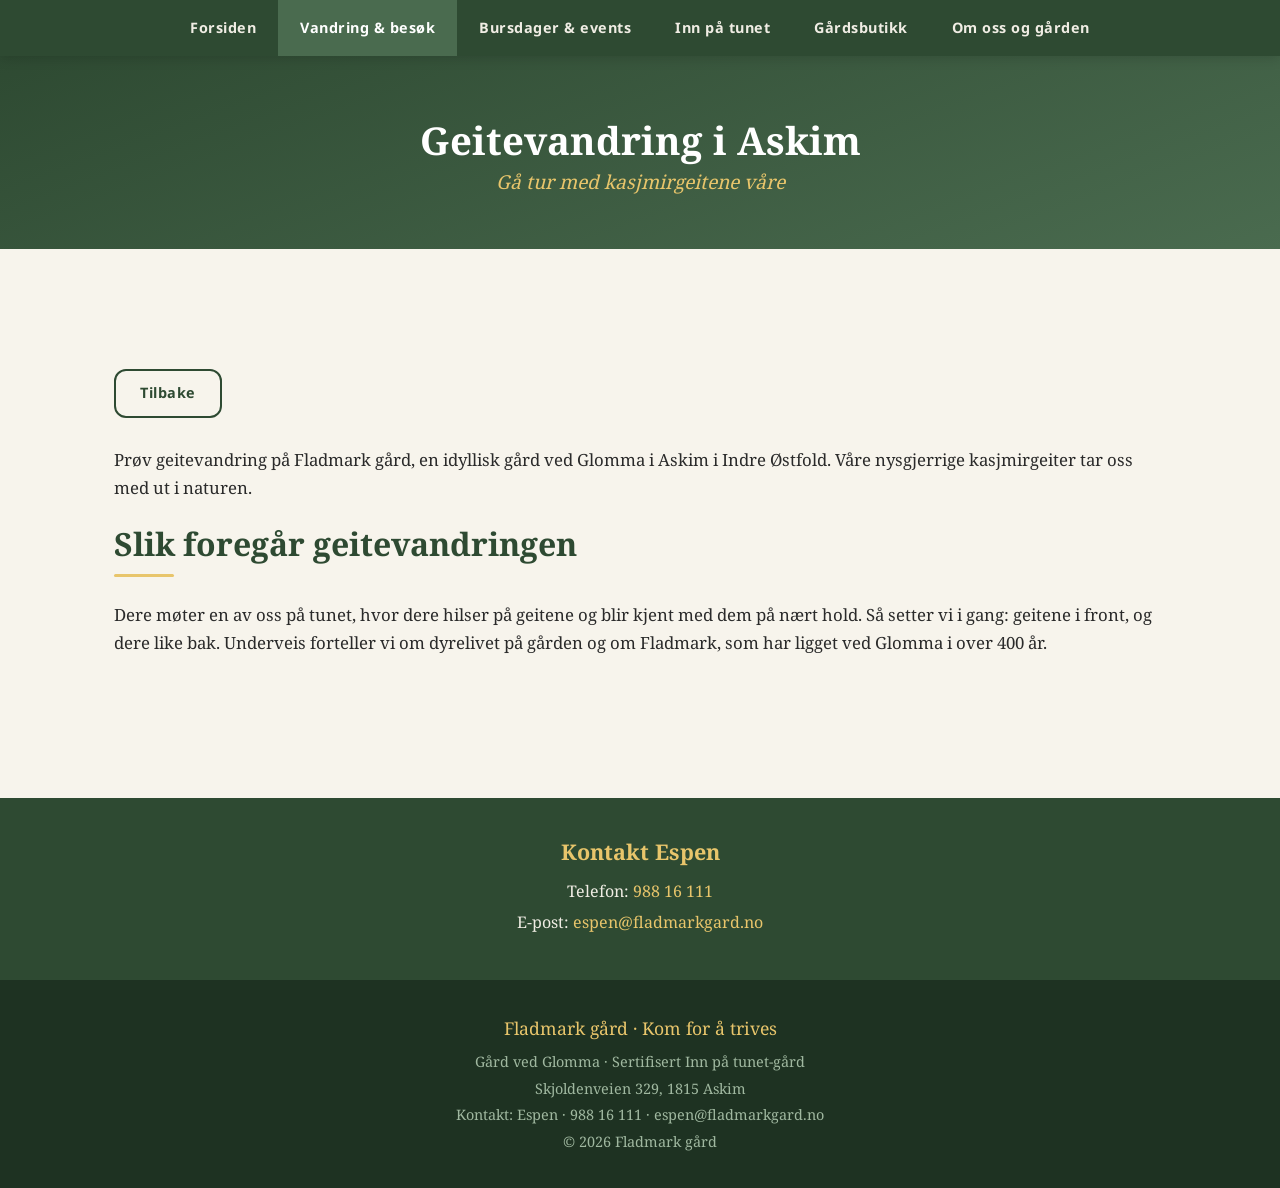
<file: geitevandring/index.html>
<!DOCTYPE html>
<html lang="no">
<head>
  <meta charset="UTF-8">
  <meta name="viewport" content="width=device-width, initial-scale=1.0">
  <title>Geitevandring i Askim, Østfold – Gå tur med kasjmirgeiter | Fladmark gård</title>
  <meta name="description" content="Prøv geitevandring i Askim! Våre nysgjerrige kasjmirgeiter tar dere med på en morsom tur ved Glomma i Indre Østfold. Book online – Fladmark gård.">
  <link rel="stylesheet" href="../style.css">
  <link rel="icon" href="../favicon.svg" type="image/svg+xml">
  <link rel="canonical" href="https://fladmarkgård.no/geitevandring/">
  <meta property="og:type" content="website">
  <meta property="og:title" content="Geitevandring i Askim – Gå tur med kasjmirgeiter | Fladmark gård">
  <meta property="og:description" content="Prøv geitevandring i Askim! Våre nysgjerrige kasjmirgeiter tar dere med på en morsom tur ved Glomma i Indre Østfold. Book online – Fladmark gård.">
  <meta property="og:url" content="https://fladmarkgård.no/geitevandring/">
  <meta property="og:image" content="https://fladmarkgård.no/bilder/kje.jpg">
  <meta property="og:locale" content="no_NO">
  <script type="application/ld+json">
  {
    "@context": "https://schema.org",
    "@type": "Farm",
    "name": "Fladmark gård",
    "url": "https://fladmarkgård.no/",
    "telephone": "+4798816111",
    "email": "espen@fladmarkgard.no",
    "address": {
      "@type": "PostalAddress",
      "streetAddress": "Skjoldenveien 329",
      "postalCode": "1815",
      "addressLocality": "Askim",
      "addressCountry": "NO"
    },
    "description": "Gård ved Glomma i Askim med alpakkavandring, geitevandring og guidet fisketur.",
    "makesOffer": [
      {
        "@type": "Offer",
        "name": "Geitevandring",
        "url": "https://fladmarkgård.no/geitevandring/"
      }
    ]
  }
  </script>
  <script type="application/ld+json">
  {
    "@context": "https://schema.org",
    "@type": "TouristAttraction",
    "name": "Geitevandring på Fladmark gård",
    "description": "Gå tur med gårdens nysgjerrige kasjmirgeiter i kulturlandskapet ved Glomma i Askim, Indre Østfold. En uformell og morsom tur for hele familien.",
    "url": "https://fladmarkgård.no/geitevandring/",
    "image": "https://fladmarkgård.no/bilder/kje.jpg",
    "telephone": "+4798816111",
    "address": {
      "@type": "PostalAddress",
      "streetAddress": "Skjoldenveien 329",
      "postalCode": "1815",
      "addressLocality": "Askim",
      "addressCountry": "NO"
    },
    "availableLanguage": [
      "no"
    ],
    "offers": {
      "@type": "Offer",
      "name": "Geitevandring på Fladmark gård",
      "url": "https://fladmarkgård.no/geitevandring/"
    }
  }
  </script>
</head>
<body class="bredere">

  <!-- Sticky meny -->
  <nav class="main-nav">
    <input type="checkbox" id="menu-toggle" class="menu-toggle">
    <label for="menu-toggle" class="menu-knapp">☰ Meny</label>
    <ul>
      <li><a href="../">Forsiden</a></li>
      <li><a href="../opplevelser/" class="active">Vandring &amp; besøk</a></li>
      <li><a href="../arrangementer/">Bursdager &amp; events</a></li>
      <li><a href="../inn-på-tunet/">Inn på tunet</a></li>
      <li><a href="../butikk/">Gårdsbutikk</a></li>
      <li><a href="../om-oss/">Om oss og gården</a></li>
    </ul>
  </nav>

  <!-- Hero-lite -->
  <header class="page-hero">
    <h1>Geitevandring i Askim</h1>
    <p class="slagord">Gå tur med kasjmirgeitene våre</p>
  </header>

  <section class="bg-krem">
    <div class="innhold-seksjon">
      <a href="../opplevelser/" class="btn btn-secondary" style="padding:10px 24px;font-size:0.9rem;margin-bottom:28px;">Tilbake</a>
      <p>Prøv geitevandring på Fladmark gård, en idyllisk gård ved Glomma i Askim i Indre Østfold. Våre nysgjerrige kasjmirgeiter tar oss med ut i naturen.</p>
      <h2>Slik foregår geitevandringen</h2>
      <div class="underline"></div>
      <p>Dere møter en av oss på tunet, hvor dere hilser på geitene og blir kjent med dem på nært hold. Så setter vi i gang: geitene i front, og dere like bak. Underveis forteller vi om dyrelivet på gården og om Fladmark, som har ligget ved Glomma i over 400 år.</p>

      <div data-booking-widget
           data-widget-id="0e95e652-111b-46ba-84d4-bfa8b9435798"
           data-locale="no"
           data-base-url="https://app.bookero.no"
           style="margin-top:20px;"></div>
    </div>
  </section>

  <!-- Kontakt nederst -->
  <section class="kontakt-bunn">
    <h3>Kontakt Espen</h3>
    <p>Telefon: <a href="tel:+4798816111">988 16 111</a></p>
    <p>E-post: <a href="mailto:espen@fladmarkgard.no">espen@fladmarkgard.no</a></p>
  </section>

  <!-- Footer -->
  <footer class="main-footer">
    <p class="footer-tittel">Fladmark gård · Kom for å trives</p>
    <p>Gård ved Glomma · Sertifisert Inn på tunet-gård</p>
    <p>Skjoldenveien 329, 1815 Askim</p>
    <p>Kontakt: Espen · 988 16 111 · espen@fladmarkgard.no</p>
    <p>© 2026 Fladmark gård</p>
  </footer>

  <script src="https://app.bookero.no/build/widget.js?v=1779999693" charset="utf-8"></script>

  <script>
    (function() {
      function sjekkBookingUrl() {
        var url = window.location.href;
        var erBooking = url.indexOf('activity=') !== -1 || url.indexOf('step=') !== -1;
        document.body.classList.toggle('booking-aktiv', erBooking);
      }

      window.addEventListener('hashchange', sjekkBookingUrl);
      window.addEventListener('popstate', sjekkBookingUrl);

      var origPush = history.pushState;
      var origReplace = history.replaceState;
      history.pushState = function() {
        origPush.apply(this, arguments);
        sjekkBookingUrl();
      };
      history.replaceState = function() {
        origReplace.apply(this, arguments);
        sjekkBookingUrl();
      };

      setInterval(sjekkBookingUrl, 500);
      sjekkBookingUrl();
    })();
  </script>

</body>
</html>
</file>
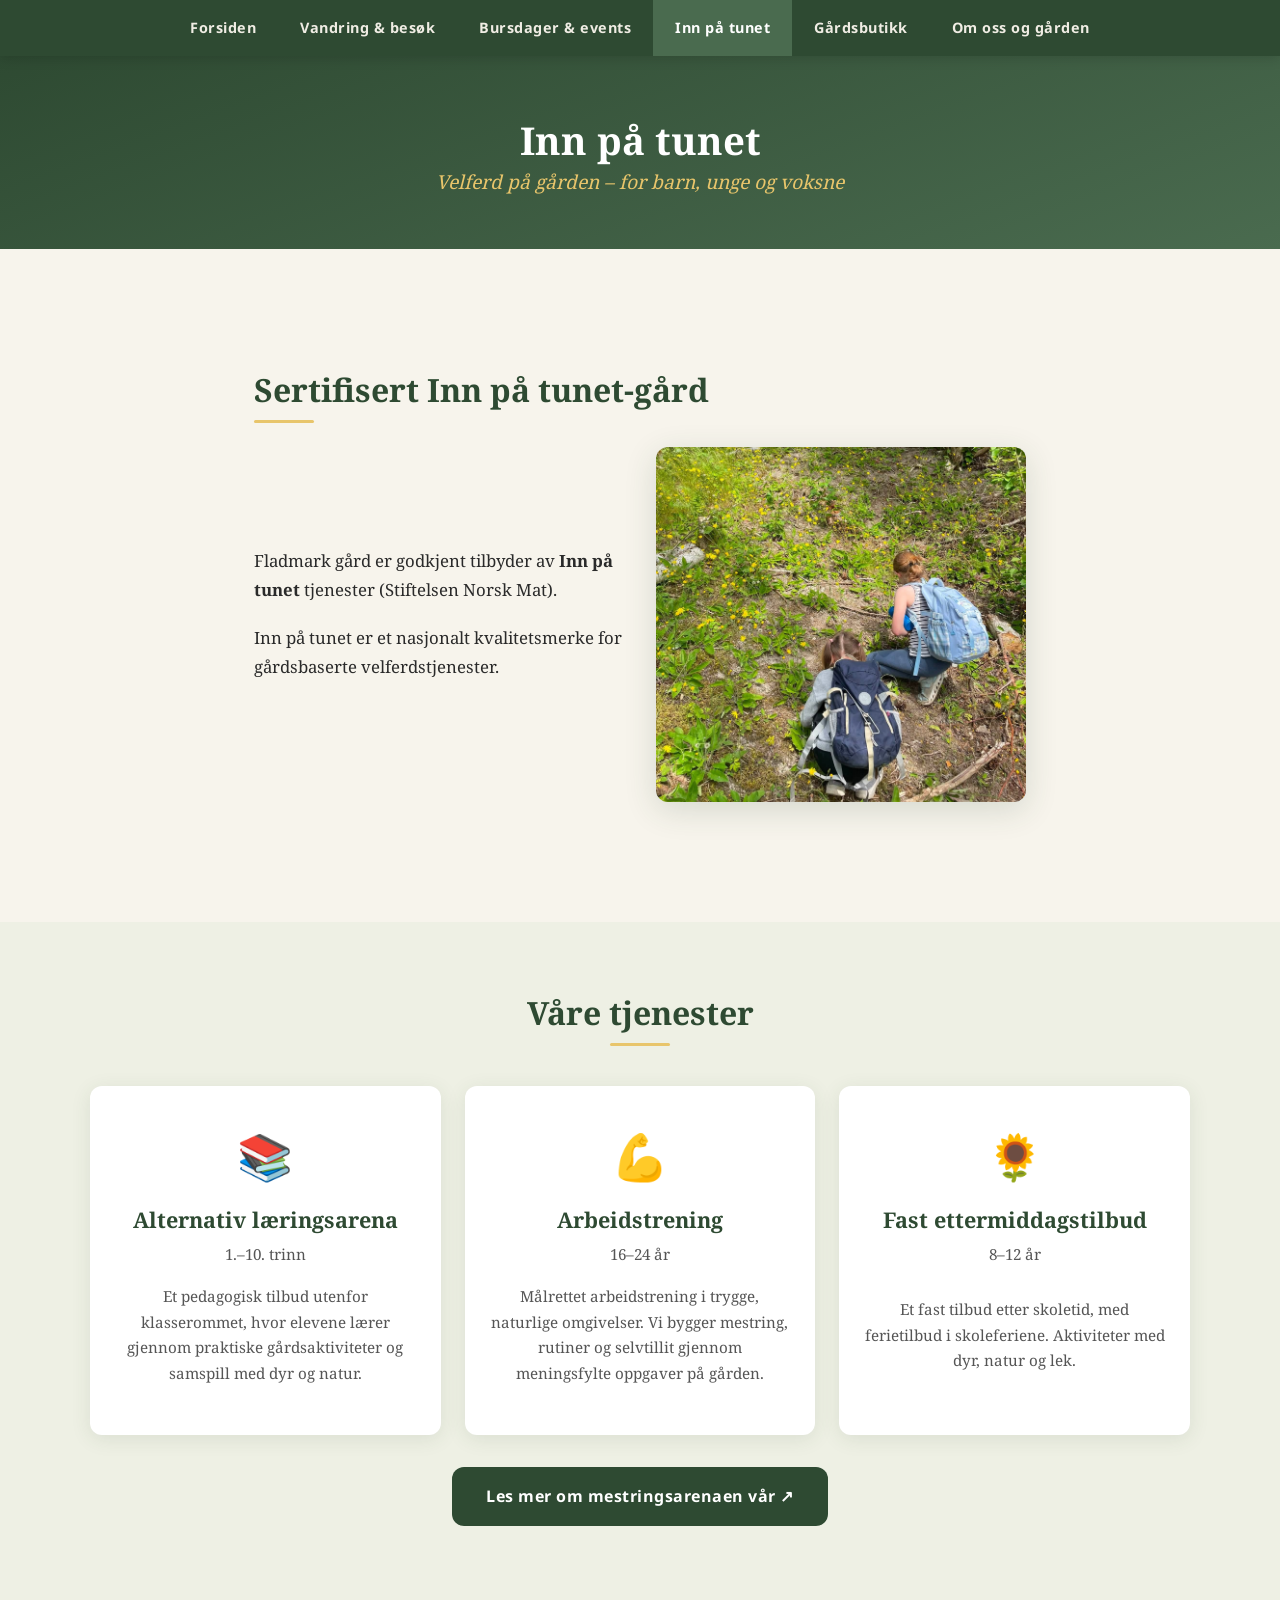
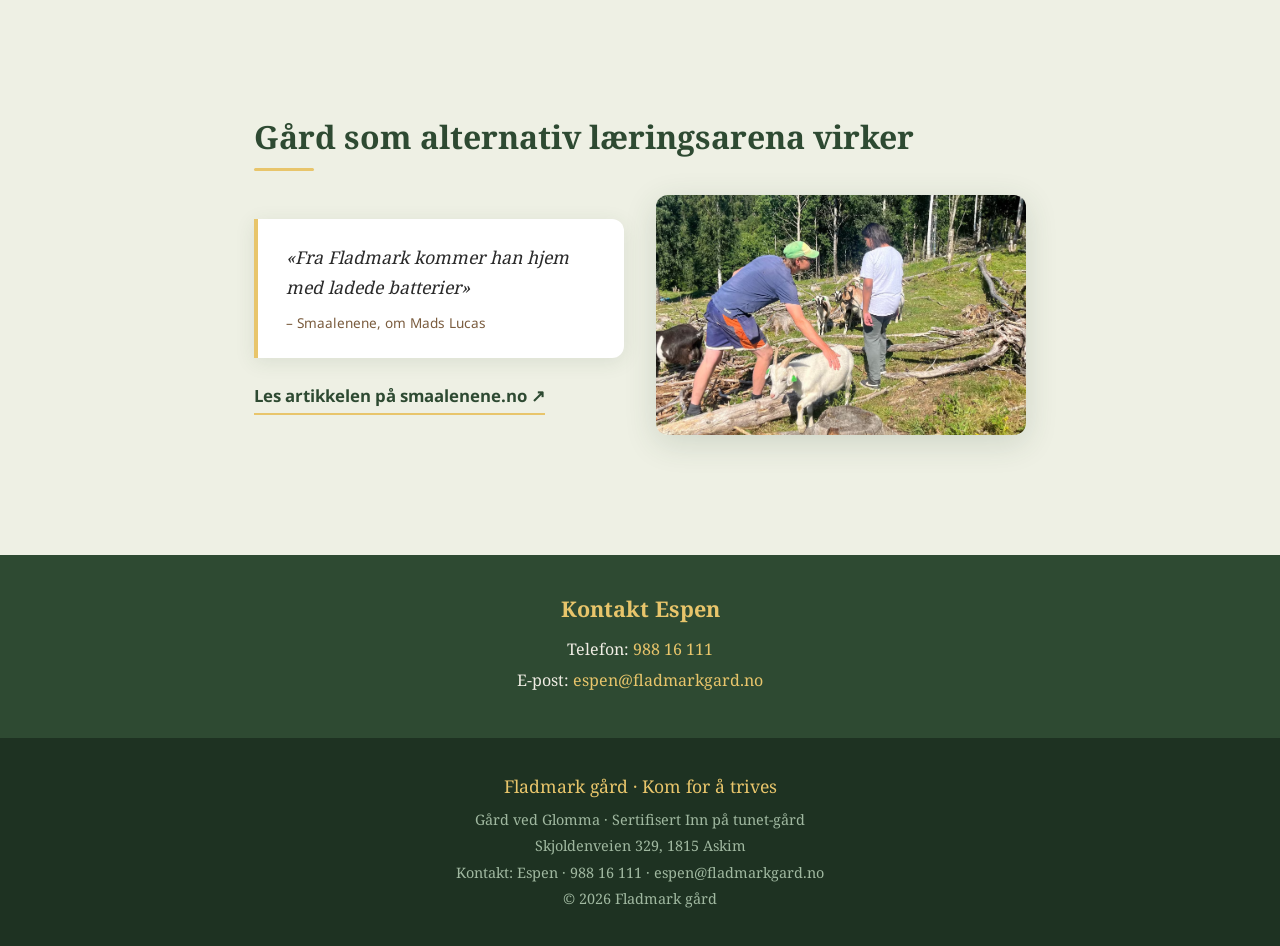
<file: inn-på-tunet/index.html>
<!DOCTYPE html>
<html lang="no">
<head>
  <meta charset="UTF-8">
  <meta name="viewport" content="width=device-width, initial-scale=1.0">
  <title>Inn på tunet – Fladmark gård</title>
  <meta name="description" content="Fladmark gård er en sertifisert Inn på tunet-gård. Vi tilbyr alternativ læringsarena, arbeidstrening og fast ettermiddagstilbud for barn og unge.">
  <link rel="stylesheet" href="../style.css">
  <link rel="icon" href="../favicon.svg" type="image/svg+xml">
  <link rel="canonical" href="https://fladmarkgård.no/inn-på-tunet/">
  <meta property="og:type" content="website">
  <meta property="og:title" content="Inn på tunet – Fladmark gård">
  <meta property="og:description" content="Fladmark gård er en sertifisert Inn på tunet-gård. Vi tilbyr alternativ læringsarena, arbeidstrening og fast ettermiddagstilbud for barn og unge.">
  <meta property="og:url" content="https://fladmarkgård.no/inn-på-tunet/">
  <meta property="og:image" content="https://fladmarkgård.no/bilder/SommerferieIPTskog.jpg">
  <meta property="og:locale" content="no_NO">
  <script type="application/ld+json">
  {
    "@context": "https://schema.org",
    "@type": "Farm",
    "name": "Fladmark gård",
    "url": "https://fladmarkgård.no/",
    "telephone": "+4798816111",
    "email": "espen@fladmarkgard.no",
    "address": {
      "@type": "PostalAddress",
      "streetAddress": "Skjoldenveien 329",
      "postalCode": "1815",
      "addressLocality": "Askim",
      "addressCountry": "NO"
    },
    "description": "Sertifisert Inn på tunet-gård ved Glomma i Askim med tilrettelagte velferdstjenester for barn, unge og voksne.",
    "makesOffer": [
      {
        "@type": "Offer",
        "name": "Alternativ læringsarena (1.–10. trinn)",
        "url": "https://fladmarkgård.no/inn-på-tunet/"
      },
      {
        "@type": "Offer",
        "name": "Arbeidstrening (16–24 år)",
        "url": "https://fladmarkgård.no/inn-på-tunet/"
      },
      {
        "@type": "Offer",
        "name": "Fast ettermiddagstilbud (8–12 år)",
        "url": "https://fladmarkgård.no/inn-på-tunet/"
      }
    ]
  }
  </script>
</head>
<body>

  <!-- Sticky meny -->
  <nav class="main-nav">
    <input type="checkbox" id="menu-toggle" class="menu-toggle">
    <label for="menu-toggle" class="menu-knapp">☰ Meny</label>
    <ul>
      <li><a href="../">Forsiden</a></li>
      <li><a href="../opplevelser/">Vandring &amp; besøk</a></li>
      <li><a href="../arrangementer/">Bursdager &amp; events</a></li>
      <li><a href="../inn-på-tunet/" class="active">Inn på tunet</a></li>
      <li><a href="../butikk/">Gårdsbutikk</a></li>
      <li><a href="../om-oss/">Om oss og gården</a></li>
    </ul>
  </nav>

  <!-- Hero-lite -->
  <header class="page-hero">
    <h1>Inn på tunet</h1>
    <p class="slagord">Velferd på gården – for barn, unge og voksne</p>
  </header>

  <!-- Sertifisering -->
  <section class="bg-krem">
    <div class="innhold-seksjon">
      <h2>Sertifisert Inn på tunet-gård</h2>
      <div class="underline"></div>
      <div class="to-kolonner" style="align-items:center;">
        <div>
          <p>Fladmark gård er godkjent tilbyder av <strong>Inn på tunet</strong> tjenester (Stiftelsen Norsk Mat).</p>
          <p>Inn på tunet er et nasjonalt kvalitetsmerke for gårdsbaserte velferdstjenester.</p>
        </div>
        <div>
          <img src="../bilder/SommerferieIPTskog.jpg" alt="Inn på tunet på Fladmark gård" width="1536" height="1471" loading="lazy" style="width:100%;border-radius:12px;box-shadow:0 8px 32px rgba(46,74,50,0.16);">
        </div>
      </div>
    </div>
  </section>

  <!-- Tjenestekort -->
  <section class="bg-alt">
    <div class="container">
      <h2>Våre tjenester</h2>
      <div class="underline"></div>
      <div class="kort-grid">
        <div class="kort">
          <div class="ikon">📚</div>
          <h3>Alternativ læringsarena</h3>
          <p>1.–10. trinn</p>
          <p>Et pedagogisk tilbud utenfor klasserommet, hvor elevene lærer gjennom praktiske gårdsaktiviteter og samspill med dyr og natur.</p>
        </div>
        <div class="kort">
          <div class="ikon">💪</div>
          <h3>Arbeidstrening</h3>
          <p>16–24 år</p>
          <p>Målrettet arbeidstrening i trygge, naturlige omgivelser. Vi bygger mestring, rutiner og selvtillit gjennom meningsfylte oppgaver på gården.</p>
        </div>
        <div class="kort">
          <div class="ikon">🌻</div>
          <h3>Fast ettermiddagstilbud</h3>
          <p>8–12 år</p>
          <p>Et fast tilbud etter skoletid, med ferietilbud i skoleferiene. Aktiviteter med dyr, natur og lek.</p>
        </div>
      </div>
      <p style="text-align:center;margin-top:32px;">
        <a href="https://gårdsgledeforalle.no/mestringsarena-barn-unge" target="_blank" rel="noopener" class="btn btn-primary">
          Les mer om mestringsarenaen vår ↗
        </a>
      </p>
    </div>
  </section>

  <!-- Smaalenene-sitat -->
  <section class="bg-alt">
    <div class="innhold-seksjon">
      <h2>Gård som alternativ læringsarena virker</h2>
      <div class="underline"></div>
      <div class="to-kolonner" style="align-items:center;">
        <div>
          <div class="sitat">
            «Fra Fladmark kommer han hjem med ladede batterier»
            <span class="sitat-kilde">– Smaalenene, om Mads Lucas</span>
          </div>
          <p style="margin-top:16px;">
            <a href="https://www.smaalenene.no/gardslivet-ga-mads-lucas-en-ny-start-dette-er-helt-klart-det-viktigste-vi-gjor/s/5-38-1918945" target="_blank" rel="noopener" class="ekstern-lenke">
              Les artikkelen på smaalenene.no ↗
            </a>
          </p>
        </div>
        <div>
          <img src="../bilder/espen-ml.png" alt="Espen med Mads Lucas på Fladmark gård" width="883" height="575" loading="lazy" style="width:100%;border-radius:12px;box-shadow:0 8px 32px rgba(46,74,50,0.16);">
        </div>
      </div>
    </div>
  </section>

  <!-- Kontakt nederst -->
  <section class="kontakt-bunn">
    <h3>Kontakt Espen</h3>
    <p>Telefon: <a href="tel:+4798816111">988 16 111</a></p>
    <p>E-post: <a href="mailto:espen@fladmarkgard.no">espen@fladmarkgard.no</a></p>
  </section>

  <!-- Footer -->
  <footer class="main-footer">
    <p class="footer-tittel">Fladmark gård · Kom for å trives</p>
    <p>Gård ved Glomma · Sertifisert Inn på tunet-gård</p>
    <p>Skjoldenveien 329, 1815 Askim</p>
    <p>Kontakt: Espen · 988 16 111 · espen@fladmarkgard.no</p>
    <p>© 2026 Fladmark gård</p>
  </footer>

</body>
</html>
</file>
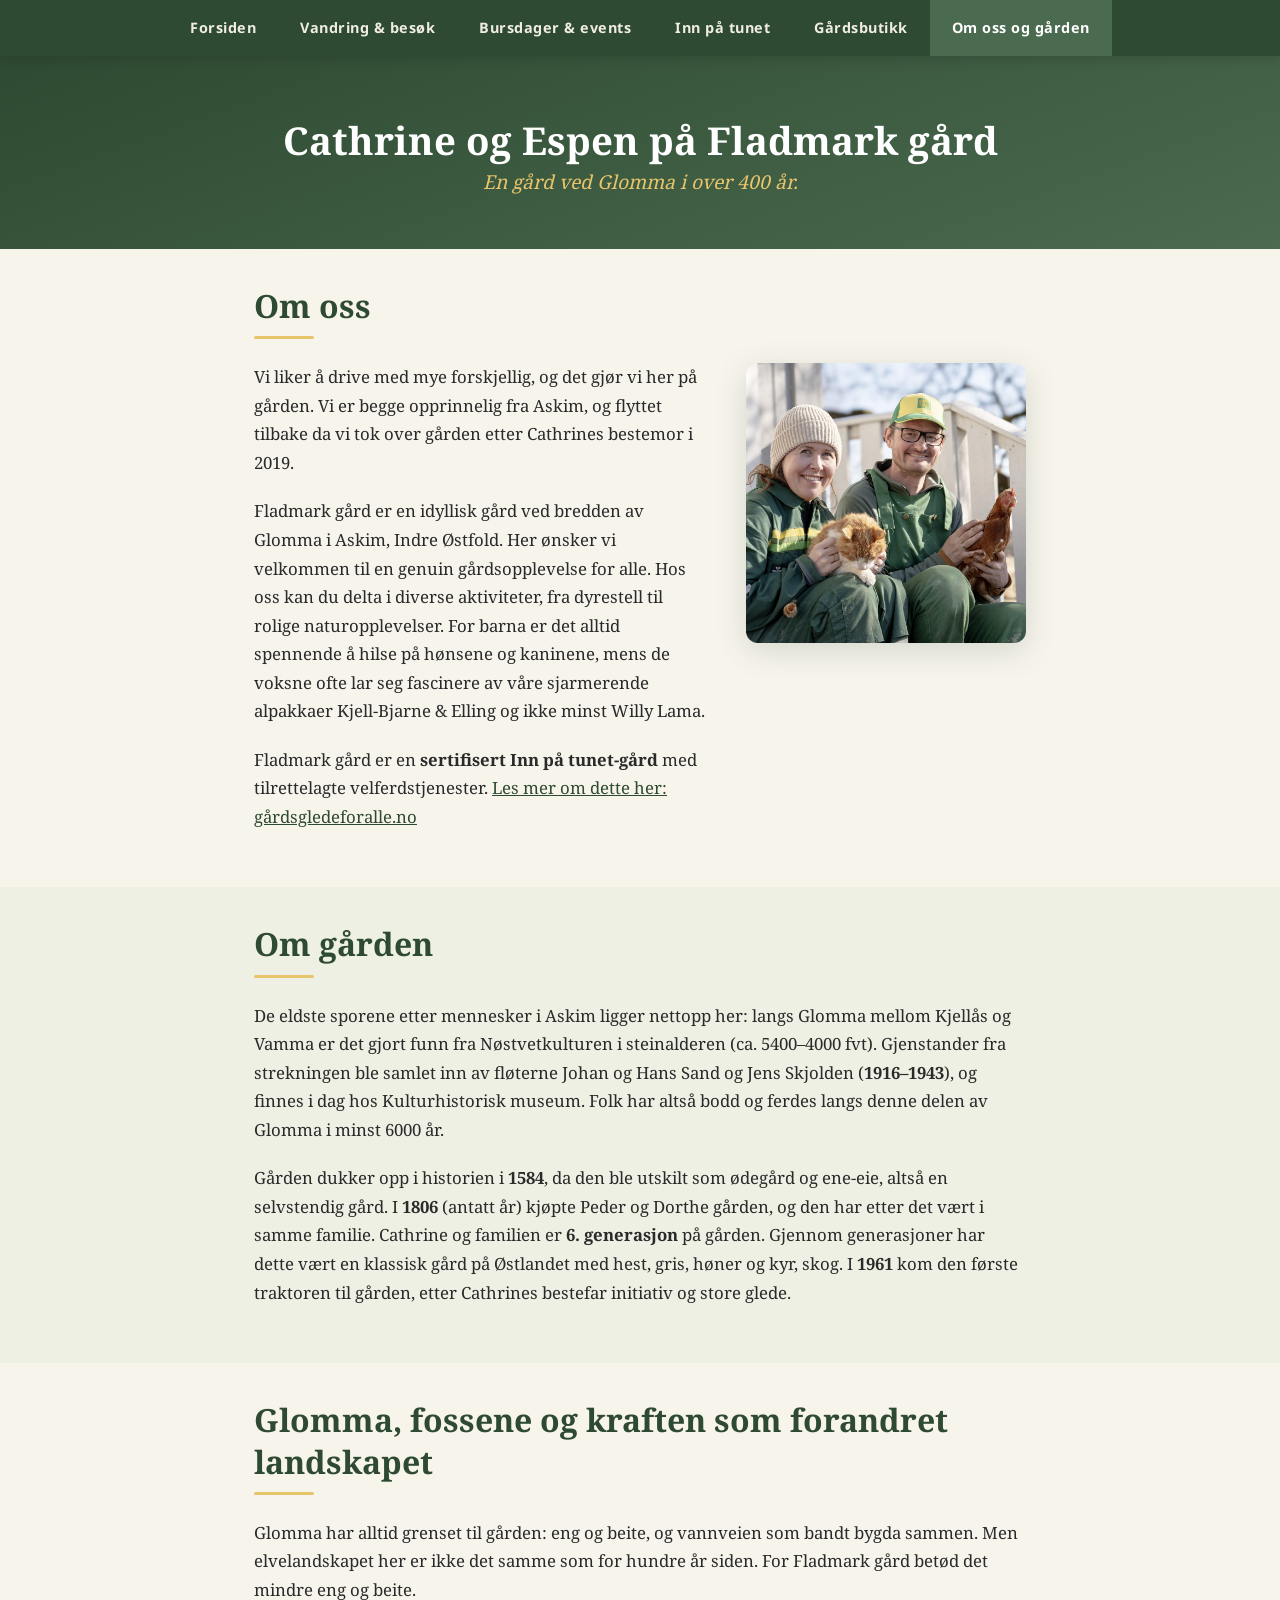
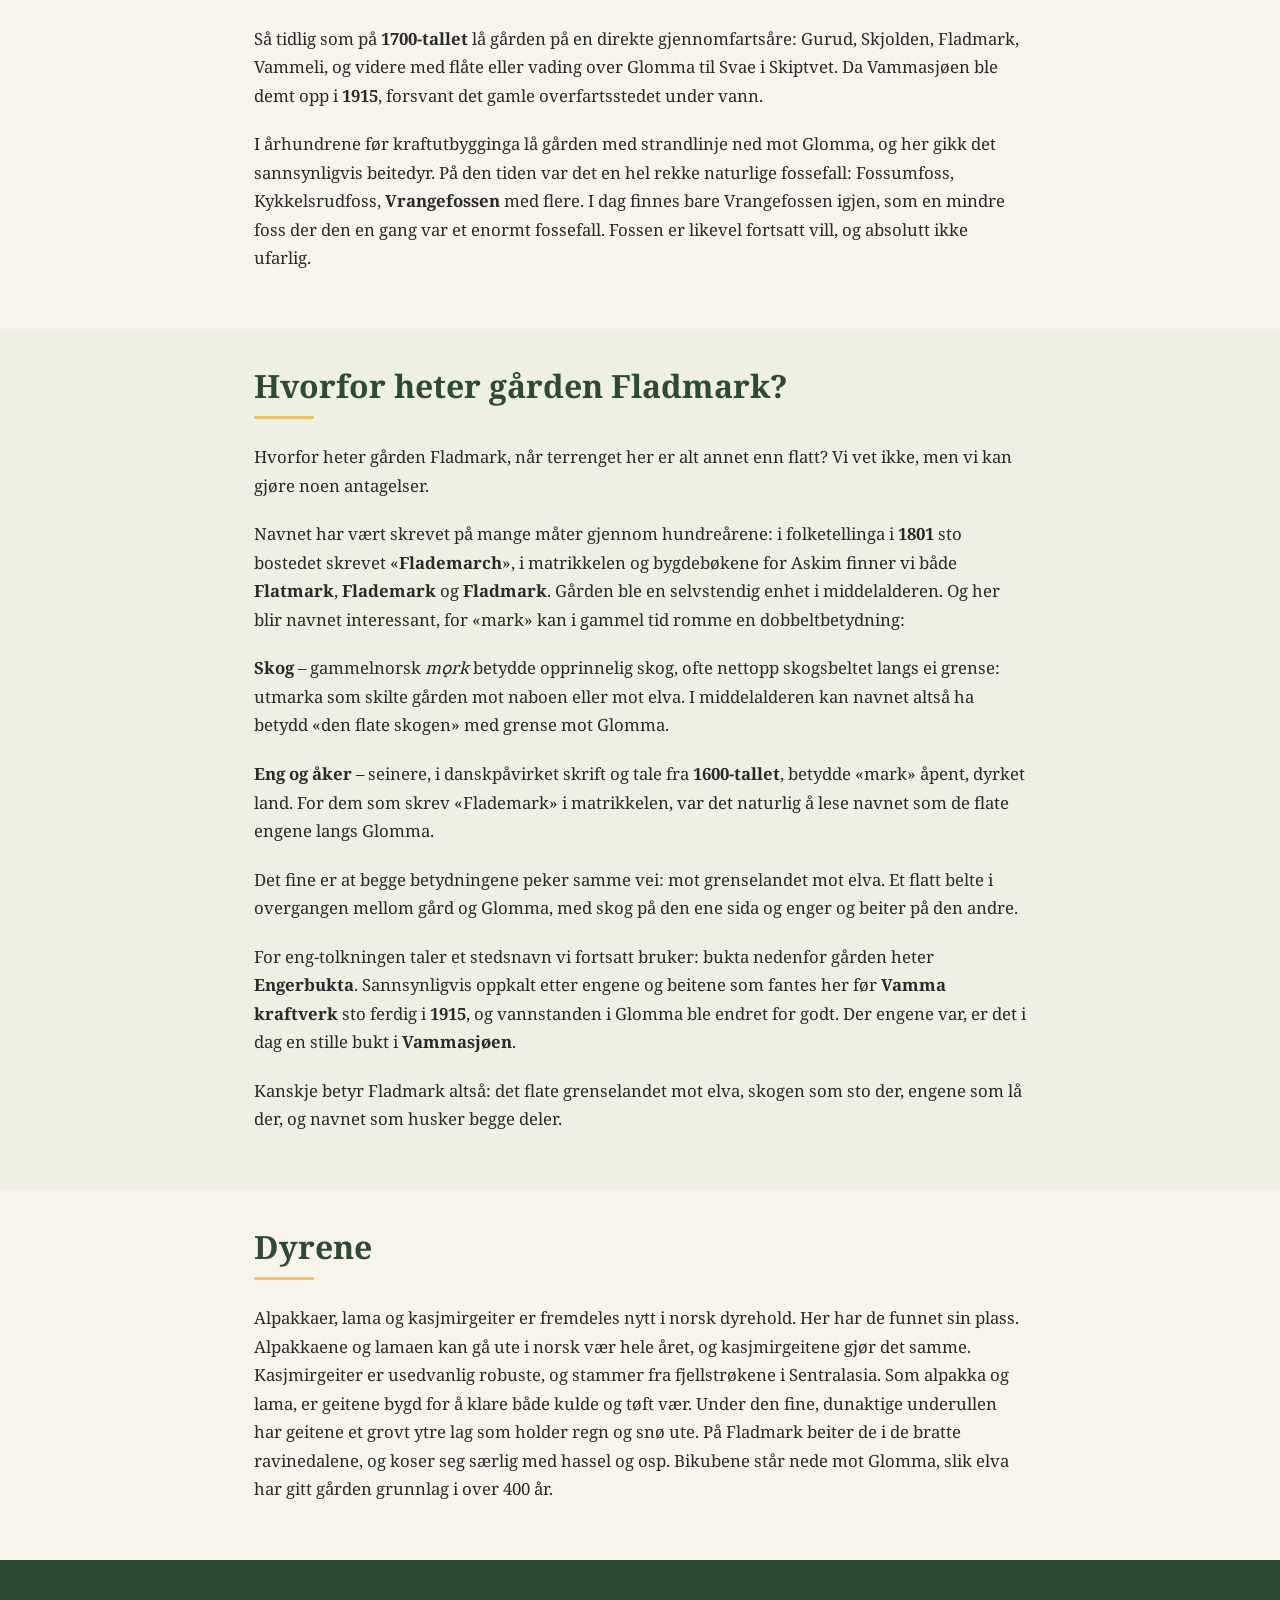
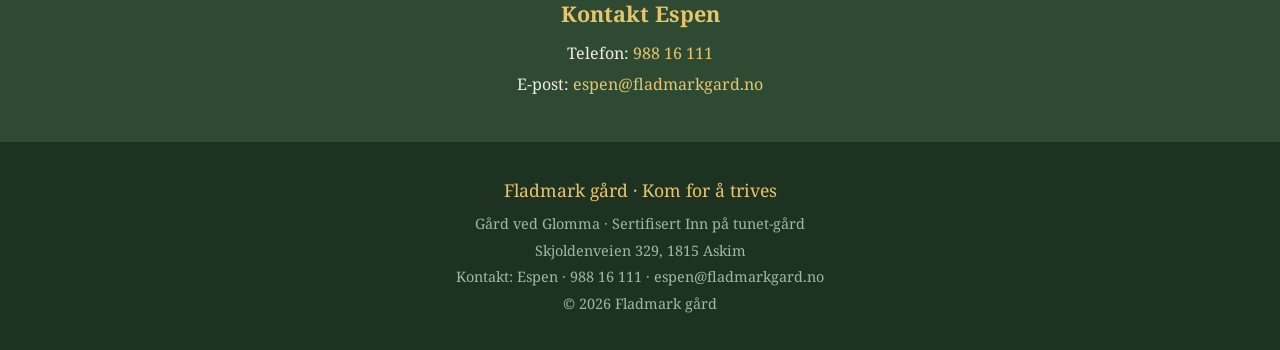
<file: om-oss/index.html>
<!DOCTYPE html>
<html lang="no">
<head>
  <meta charset="UTF-8">
  <meta name="viewport" content="width=device-width, initial-scale=1.0">
  <title>Om oss og gården – Fladmark gård</title>
  <meta name="description" content="Møt Cathrine og Espen på Fladmark gård, en gård ved Glomma i over 400 år. Les om gården, dyrene og historien.">
  <link rel="stylesheet" href="../style.css">
  <link rel="icon" href="../favicon.svg" type="image/svg+xml">
  <link rel="canonical" href="https://fladmarkgård.no/om-oss/">
  <meta property="og:type" content="website">
  <meta property="og:title" content="Om oss og gården – Fladmark gård">
  <meta property="og:description" content="Møt Cathrine og Espen på Fladmark gård, en gård ved Glomma i over 400 år. Les om gården, dyrene og historien.">
  <meta property="og:url" content="https://fladmarkgård.no/om-oss/">
  <meta property="og:image" content="https://fladmarkgård.no/bilder/espen%26cathrine.jpg">
  <meta property="og:locale" content="no_NO">
  <script type="application/ld+json">
  {
    "@context": "https://schema.org",
    "@type": "Farm",
    "name": "Fladmark gård",
    "url": "https://fladmarkgård.no/",
    "telephone": "+4798816111",
    "email": "espen@fladmarkgard.no",
    "address": {
      "@type": "PostalAddress",
      "streetAddress": "Skjoldenveien 329",
      "postalCode": "1815",
      "addressLocality": "Askim",
      "addressCountry": "NO"
    },
    "description": "Gård ved Glomma i Askim i over 400 år, drevet av Cathrine og Espen – sjette generasjon. Sertifisert Inn på tunet-gård med alpakkaer, kasjmirgeiter, Willy Lama, høner og bier.",
    "makesOffer": []
  }
  </script>
</head>
<body>

  <!-- Sticky meny -->
  <nav class="main-nav">
    <input type="checkbox" id="menu-toggle" class="menu-toggle">
    <label for="menu-toggle" class="menu-knapp">☰ Meny</label>
    <ul>
      <li><a href="../">Forsiden</a></li>
      <li><a href="../opplevelser/">Vandring &amp; besøk</a></li>
      <li><a href="../arrangementer/">Bursdager &amp; events</a></li>
      <li><a href="../inn-på-tunet/">Inn på tunet</a></li>
      <li><a href="../butikk/">Gårdsbutikk</a></li>
      <li><a href="../om-oss/" class="active">Om oss og gården</a></li>
    </ul>
  </nav>

  <!-- Hero-lite -->
  <header class="page-hero">
    <h1>Cathrine og Espen på Fladmark gård</h1>
    <p class="slagord">En gård ved Glomma i over 400 år.</p>
  </header>

  <!-- Om oss -->
  <section class="bg-krem tett">
    <div class="innhold-seksjon">
      <h2>Om oss</h2>
      <div class="underline"></div>
      <div class="om-oss-flex">
        <div class="om-oss-tekst">
          <p>Vi liker å drive med mye forskjellig, og det gjør vi her på gården. Vi er begge opprinnelig fra Askim, og flyttet tilbake da vi tok over gården etter Cathrines bestemor i 2019.</p>
          <p>Fladmark gård er en idyllisk gård ved bredden av Glomma i Askim, Indre Østfold. Her ønsker vi velkommen til en genuin gårdsopplevelse for alle. Hos oss kan du delta i diverse aktiviteter, fra dyrestell til rolige naturopplevelser. For barna er det alltid spennende å hilse på hønsene og kaninene, mens de voksne ofte lar seg fascinere av våre sjarmerende alpakkaer Kjell-Bjarne &amp; Elling og ikke minst Willy Lama.</p>
          <p>Fladmark gård er en <strong>sertifisert Inn på tunet-gård</strong> med tilrettelagte velferdstjenester. <a href="https://gårdsgledeforalle.no" target="_blank" rel="noopener">Les mer om dette her: gårdsgledeforalle.no</a></p>
        </div>
        <div class="om-oss-bilde-wrap">
          <img src="../bilder/espen&cathrine.jpg" alt="Cathrine og Espen på Fladmark gård" class="om-oss-bilde" width="1024" height="1024" loading="lazy">
        </div>
      </div>
    </div>
  </section>

  <!-- Om gården -->
  <section class="bg-alt tett">
    <div class="innhold-seksjon">
      <h2>Om gården</h2>
      <div class="underline"></div>
      <p>De eldste sporene etter mennesker i Askim ligger nettopp her: langs Glomma mellom Kjellås og Vamma er det gjort funn fra Nøstvetkulturen i steinalderen (ca. 5400–4000 fvt). Gjenstander fra strekningen ble samlet inn av fløterne Johan og Hans Sand og Jens Skjolden (<strong>1916–1943</strong>), og finnes i dag hos Kulturhistorisk museum. Folk har altså bodd og ferdes langs denne delen av Glomma i minst 6000 år.</p>
      <p>Gården dukker opp i historien i <strong>1584</strong>, da den ble utskilt som ødegård og ene-eie, altså en selvstendig gård. I <strong>1806</strong> (antatt år) kjøpte Peder og Dorthe gården, og den har etter det vært i samme familie. Cathrine og familien er <strong>6. generasjon</strong> på gården. Gjennom generasjoner har dette vært en klassisk gård på Østlandet med hest, gris, høner og kyr, skog. I <strong>1961</strong> kom den første traktoren til gården, etter Cathrines bestefar initiativ og store glede.</p>
    </div>
  </section>

  <!-- Glomma, fossene og kraften -->
  <section class="bg-krem tett">
    <div class="innhold-seksjon">
      <h2>Glomma, fossene og kraften som forandret landskapet</h2>
      <div class="underline"></div>
      <p>Glomma har alltid grenset til gården: eng og beite, og vannveien som bandt bygda sammen. Men elvelandskapet her er ikke det samme som for hundre år siden. For Fladmark gård betød det mindre eng og beite.</p>
      <p>Så tidlig som på <strong>1700-tallet</strong> lå gården på en direkte gjennomfartsåre: Gurud, Skjolden, Fladmark, Vammeli, og videre med flåte eller vading over Glomma til Svae i Skiptvet. Da Vammasjøen ble demt opp i <strong>1915</strong>, forsvant det gamle overfartsstedet under vann.</p>
      <p>I århundrene før kraftutbygginga lå gården med strandlinje ned mot Glomma, og her gikk det sannsynligvis beitedyr. På den tiden var det en hel rekke naturlige fossefall: Fossumfoss, Kykkelsrudfoss, <strong>Vrangefossen</strong> med flere. I dag finnes bare Vrangefossen igjen, som en mindre foss der den en gang var et enormt fossefall. Fossen er likevel fortsatt vill, og absolutt ikke ufarlig.</p>
    </div>
  </section>

  <!-- Hva betyr navnet Fladmark? -->
  <section class="bg-alt tett">
    <div class="innhold-seksjon">
      <h2>Hvorfor heter gården Fladmark?</h2>
      <div class="underline"></div>
      <p>Hvorfor heter gården Fladmark, når terrenget her er alt annet enn flatt? Vi vet ikke, men vi kan gjøre noen antagelser.</p>
      <p>Navnet har vært skrevet på mange måter gjennom hundreårene: i folketellinga i <strong>1801</strong> sto bostedet skrevet «<strong>Flademarch</strong>», i matrikkelen og bygdebøkene for Askim finner vi både <strong>Flatmark</strong>, <strong>Flademark</strong> og <strong>Fladmark</strong>. Gården ble en selvstendig enhet i middelalderen. Og her blir navnet interessant, for «mark» kan i gammel tid romme en dobbeltbetydning:</p>
      <p><strong>Skog</strong> – gammelnorsk <em>mǫrk</em> betydde opprinnelig skog, ofte nettopp skogsbeltet langs ei grense: utmarka som skilte gården mot naboen eller mot elva. I middelalderen kan navnet altså ha betydd «den flate skogen» med grense mot Glomma.</p>
      <p><strong>Eng og åker</strong> – seinere, i danskpåvirket skrift og tale fra <strong>1600-tallet</strong>, betydde «mark» åpent, dyrket land. For dem som skrev «Flademark» i matrikkelen, var det naturlig å lese navnet som de flate engene langs Glomma.</p>
      <p>Det fine er at begge betydningene peker samme vei: mot grenselandet mot elva. Et flatt belte i overgangen mellom gård og Glomma, med skog på den ene sida og enger og beiter på den andre.</p>
      <p>For eng-tolkningen taler et stedsnavn vi fortsatt bruker: bukta nedenfor gården heter <strong>Engerbukta</strong>. Sannsynligvis oppkalt etter engene og beitene som fantes her før <strong>Vamma kraftverk</strong> sto ferdig i <strong>1915</strong>, og vannstanden i Glomma ble endret for godt. Der engene var, er det i dag en stille bukt i <strong>Vammasjøen</strong>.</p>
      <p>Kanskje betyr Fladmark altså: det flate grenselandet mot elva, skogen som sto der, engene som lå der, og navnet som husker begge deler.</p>
    </div>
  </section>

  <!-- Dyrene -->
  <section class="bg-krem tett">
    <div class="innhold-seksjon">
      <h2>Dyrene</h2>
      <div class="underline"></div>
      <p>Alpakkaer, lama og kasjmirgeiter er fremdeles nytt i norsk dyrehold. Her har de funnet sin plass. Alpakkaene og lamaen kan gå ute i norsk vær hele året, og kasjmirgeitene gjør det samme. Kasjmirgeiter er usedvanlig robuste, og stammer fra fjellstrøkene i Sentralasia. Som alpakka og lama, er geitene bygd for å klare både kulde og tøft vær. Under den fine, dunaktige underullen har geitene et grovt ytre lag som holder regn og snø ute. På Fladmark beiter de i de bratte ravinedalene, og koser seg særlig med hassel og osp. Bikubene står nede mot Glomma, slik elva har gitt gården grunnlag i over 400 år.</p>
    </div>
  </section>

  <!-- Kontakt nederst -->
  <section class="kontakt-bunn">
    <h3>Kontakt Espen</h3>
    <p>Telefon: <a href="tel:+4798816111">988 16 111</a></p>
    <p>E-post: <a href="mailto:espen@fladmarkgard.no">espen@fladmarkgard.no</a></p>
  </section>

  <!-- Footer -->
  <footer class="main-footer">
    <p class="footer-tittel">Fladmark gård · Kom for å trives</p>
    <p>Gård ved Glomma · Sertifisert Inn på tunet-gård</p>
    <p>Skjoldenveien 329, 1815 Askim</p>
    <p>Kontakt: Espen · 988 16 111 · espen@fladmarkgard.no</p>
    <p>© 2026 Fladmark gård</p>
  </footer>

</body>
</html>
</file>
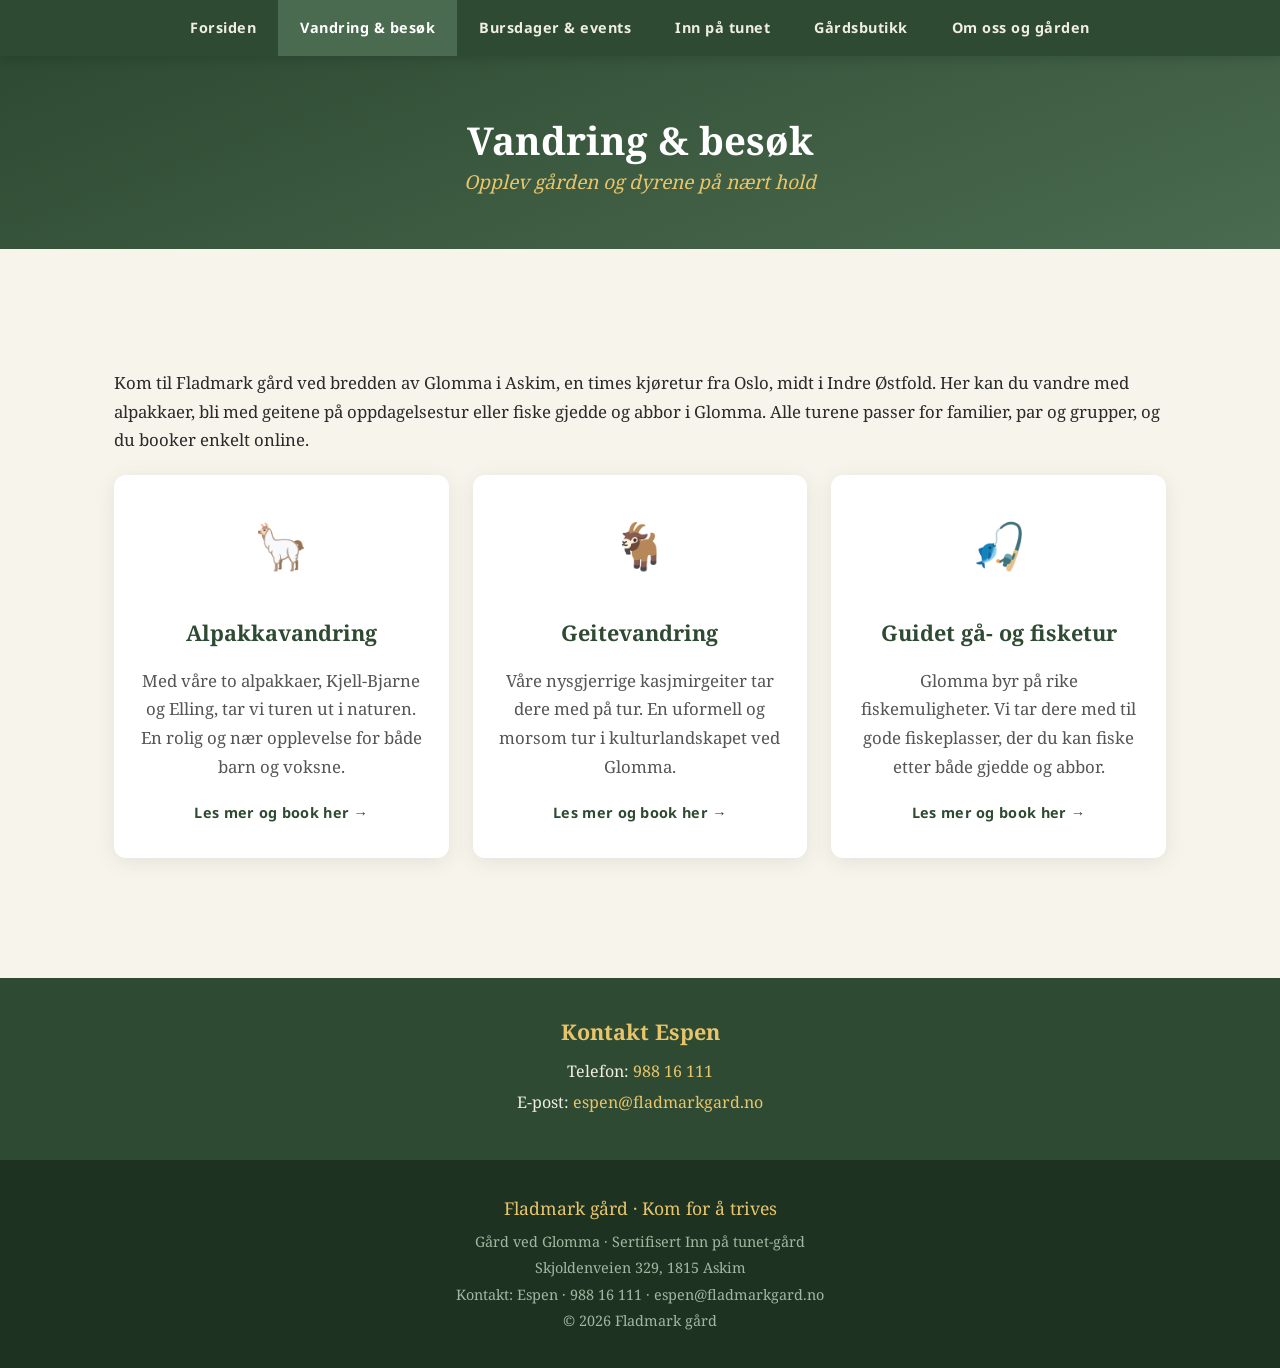
<file: opplevelser/index.html>
<!DOCTYPE html>
<html lang="no">
<head>
  <meta charset="UTF-8">
  <meta name="viewport" content="width=device-width, initial-scale=1.0">
  <title>Vandring &amp; besøk – Alpakkavandring, geitevandring og fisketur | Fladmark gård</title>
  <meta name="description" content="Opplev alpakkavandring, geitevandring og guidet fisketur i Glomma på Fladmark gård i Askim, Indre Østfold. Book enkelt online.">
  <link rel="stylesheet" href="../style.css">
  <link rel="icon" href="../favicon.svg" type="image/svg+xml">
  <link rel="canonical" href="https://fladmarkgård.no/opplevelser/">
  <meta property="og:type" content="website">
  <meta property="og:title" content="Vandring &amp; besøk – Alpakkavandring, geitevandring og fisketur | Fladmark gård">
  <meta property="og:description" content="Opplev alpakkavandring, geitevandring og guidet fisketur i Glomma på Fladmark gård i Askim, Indre Østfold. Book enkelt online.">
  <meta property="og:url" content="https://fladmarkgård.no/opplevelser/">
  <meta property="og:image" content="https://fladmarkgård.no/bilder/kje.jpg">
  <meta property="og:locale" content="no_NO">
  <script type="application/ld+json">
  {
    "@context": "https://schema.org",
    "@type": "Farm",
    "name": "Fladmark gård",
    "url": "https://fladmarkgård.no/",
    "telephone": "+4798816111",
    "email": "espen@fladmarkgard.no",
    "address": {
      "@type": "PostalAddress",
      "streetAddress": "Skjoldenveien 329",
      "postalCode": "1815",
      "addressLocality": "Askim",
      "addressCountry": "NO"
    },
    "description": "Gård ved Glomma i Askim med alpakkavandring, geitevandring og guidet fisketur. Turene passer for familier, par og grupper, med booking på nett.",
    "makesOffer": [
      {
        "@type": "Offer",
        "name": "Alpakkavandring",
        "url": "https://fladmarkgård.no/alpakkavandring/"
      },
      {
        "@type": "Offer",
        "name": "Geitevandring",
        "url": "https://fladmarkgård.no/geitevandring/"
      },
      {
        "@type": "Offer",
        "name": "Guidet fisketur i Glomma",
        "url": "https://fladmarkgård.no/fisketur/"
      }
    ]
  }
  </script>
</head>
<body class="bredere">

  <!-- Sticky meny -->
  <nav class="main-nav">
    <input type="checkbox" id="menu-toggle" class="menu-toggle">
    <label for="menu-toggle" class="menu-knapp">☰ Meny</label>
    <ul>
      <li><a href="../">Forsiden</a></li>
      <li><a href="../opplevelser/" class="active">Vandring &amp; besøk</a></li>
      <li><a href="../arrangementer/">Bursdager &amp; events</a></li>
      <li><a href="../inn-på-tunet/">Inn på tunet</a></li>
      <li><a href="../butikk/">Gårdsbutikk</a></li>
      <li><a href="../om-oss/">Om oss og gården</a></li>
    </ul>
  </nav>

  <!-- Hero-lite -->
  <header class="page-hero">
    <h1>Vandring &amp; besøk</h1>
    <p class="slagord">Opplev gården og dyrene på nært hold</p>
  </header>

  <!-- Oversikt over turene -->
  <section class="bg-krem">
    <div class="innhold-seksjon">
      <p>Kom til Fladmark gård ved bredden av Glomma i Askim, en times kjøretur fra Oslo, midt i Indre Østfold. Her kan du vandre med alpakkaer, bli med geitene på oppdagelsestur eller fiske gjedde og abbor i Glomma. Alle turene passer for familier, par og grupper, og du booker enkelt online.</p>
      <div class="kort-grid">
        <div class="kort">
          <div class="ikon">🦙</div>
          <h3>Alpakkavandring</h3>
          <p>Med våre to alpakkaer, Kjell-Bjarne og Elling, tar vi turen ut i naturen. En rolig og nær opplevelse for både barn og voksne.</p>
          <a href="../alpakkavandring/" class="kort-lenke">Les mer og book her →</a>
        </div>
        <div class="kort">
          <div class="ikon">🐐</div>
          <h3>Geitevandring</h3>
          <p>Våre nysgjerrige kasjmirgeiter tar dere med på tur. En uformell og morsom tur i kulturlandskapet ved Glomma.</p>
          <a href="../geitevandring/" class="kort-lenke">Les mer og book her →</a>
        </div>
        <div class="kort">
          <div class="ikon">🎣</div>
          <h3>Guidet gå- og fisketur</h3>
          <p>Glomma byr på rike fiskemuligheter. Vi tar dere med til gode fiskeplasser, der du kan fiske etter både gjedde og abbor.</p>
          <a href="../fisketur/" class="kort-lenke">Les mer og book her →</a>
        </div>
      </div>
    </div>
  </section>

  <!-- Kontakt nederst -->
  <section class="kontakt-bunn">
    <h3>Kontakt Espen</h3>
    <p>Telefon: <a href="tel:+4798816111">988 16 111</a></p>
    <p>E-post: <a href="mailto:espen@fladmarkgard.no">espen@fladmarkgard.no</a></p>
  </section>

  <!-- Footer -->
  <footer class="main-footer">
    <p class="footer-tittel">Fladmark gård · Kom for å trives</p>
    <p>Gård ved Glomma · Sertifisert Inn på tunet-gård</p>
    <p>Skjoldenveien 329, 1815 Askim</p>
    <p>Kontakt: Espen · 988 16 111 · espen@fladmarkgard.no</p>
    <p>© 2026 Fladmark gård</p>
  </footer>

</body>
</html>
</file>
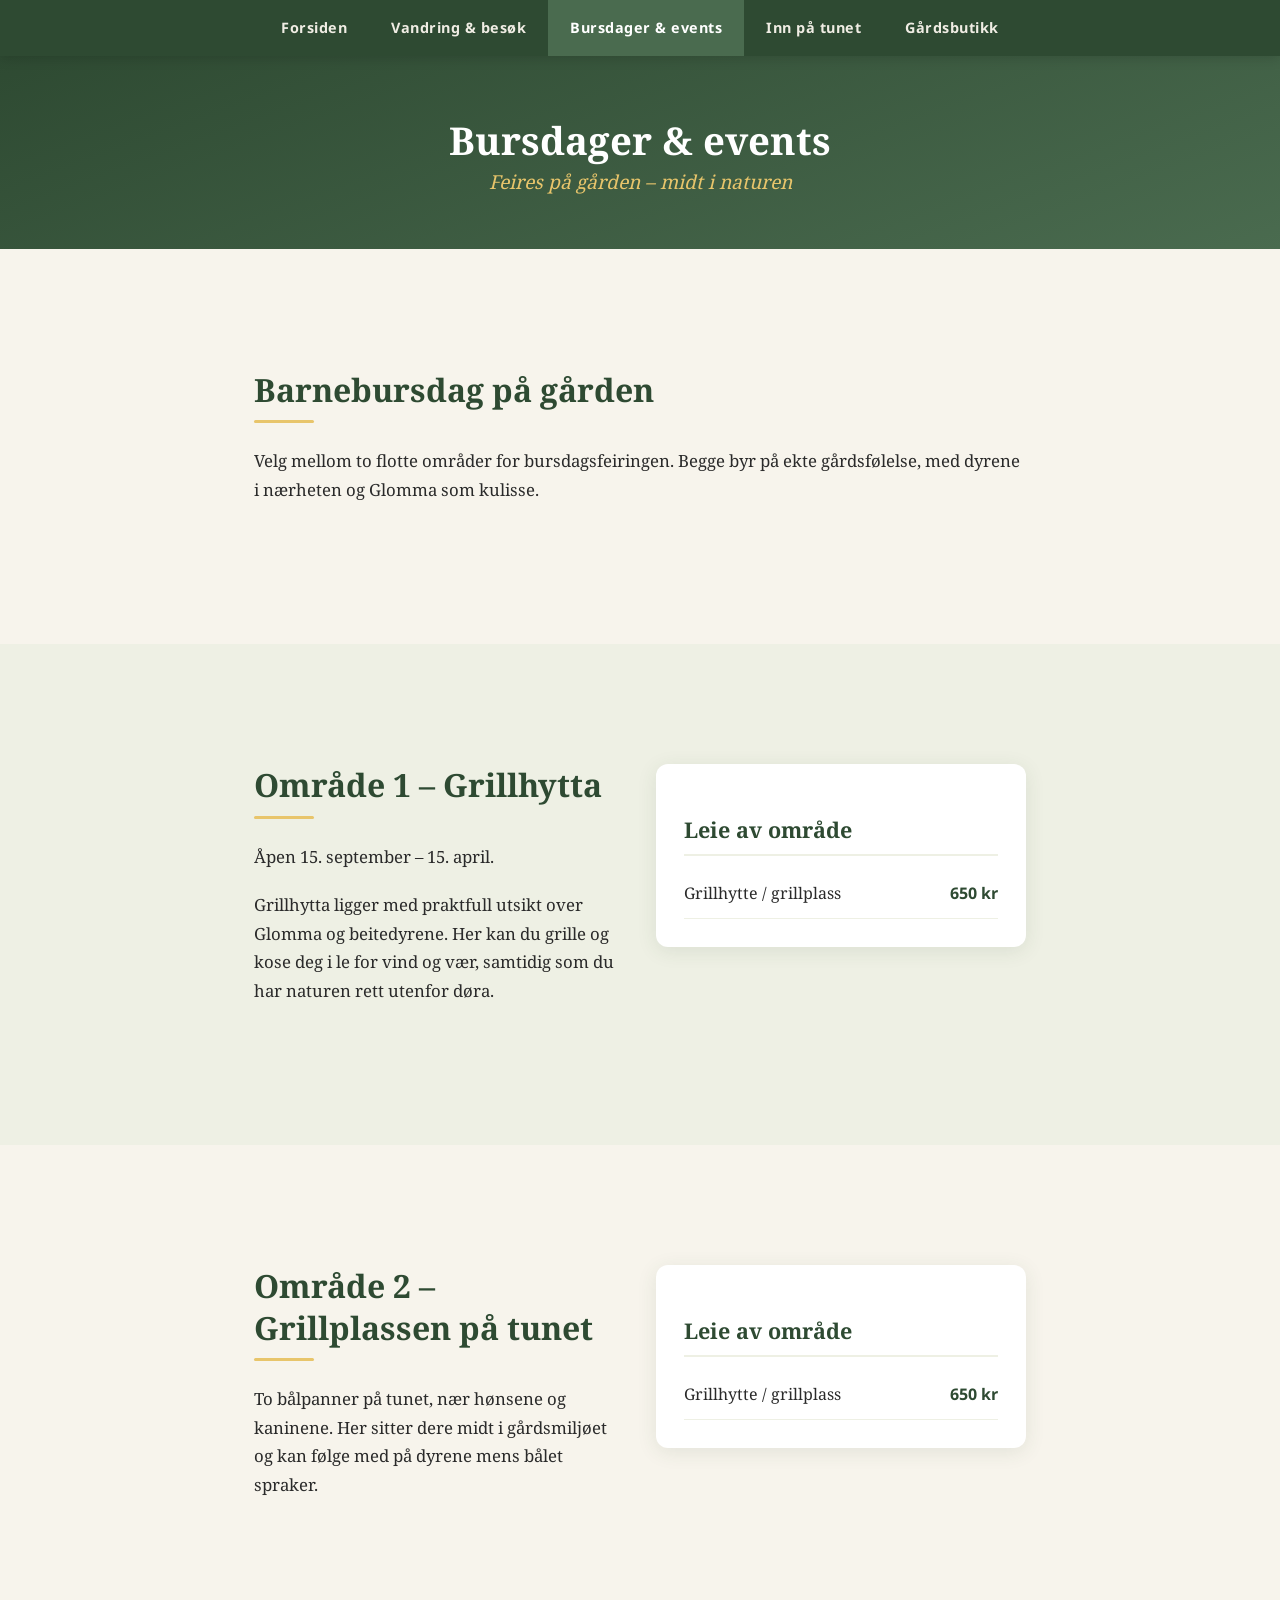
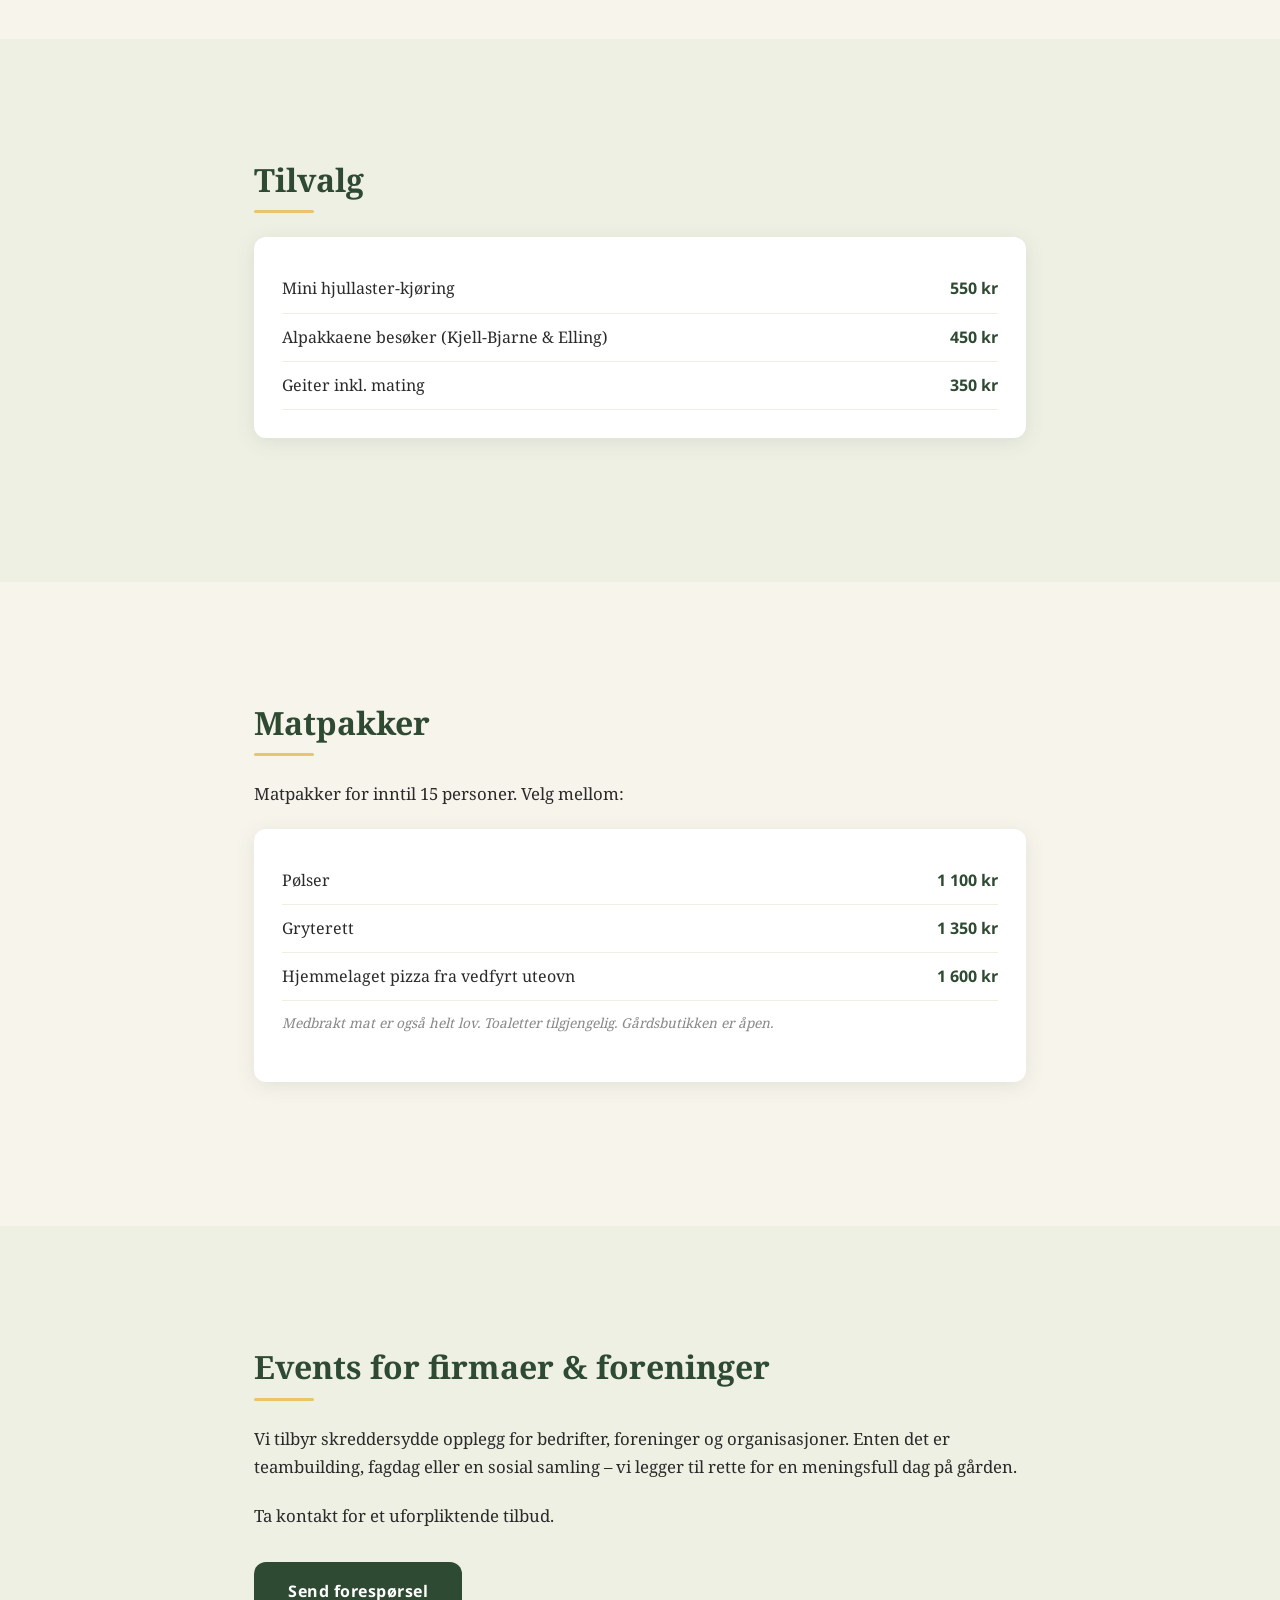
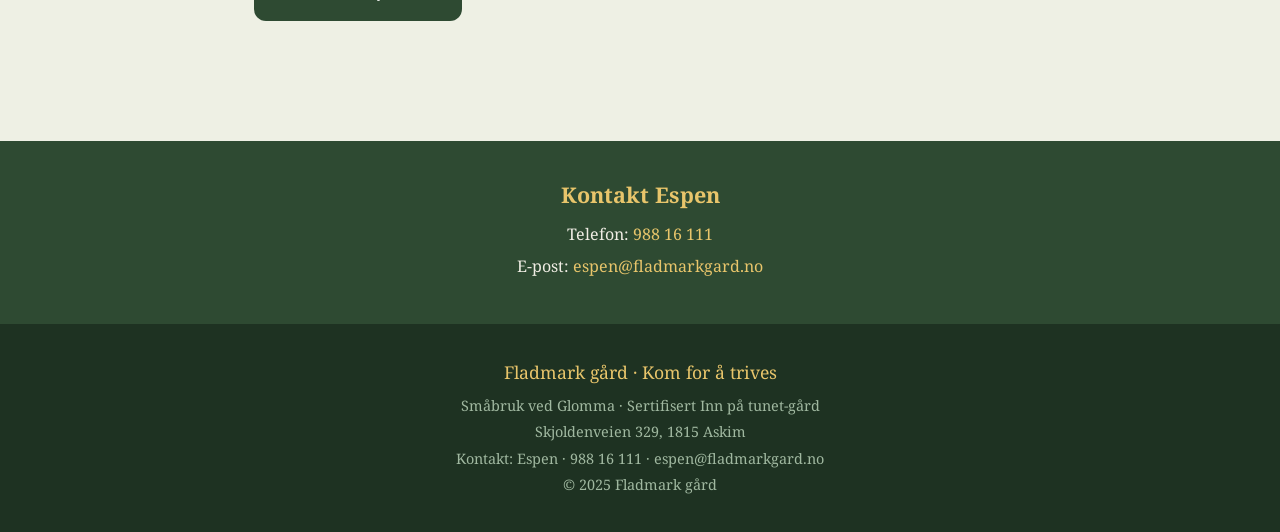
<file: arrangementer.html>
﻿<!DOCTYPE html>
<html lang="no">
<head>
  <meta charset="UTF-8">
  <meta name="viewport" content="width=device-width, initial-scale=1.0">
  <title>Bursdager &amp; events – Fladmark gård</title>
  <meta name="description" content="Feir barnebursdag på Fladmark gård – grillhytte med utsikt over Glomma, bålpanner på tunet, tilvalg med alpakkaer og geiter, matpakker og hjemmelaget pizza.">
  <link rel="stylesheet" href="style.css">
</head>
<body>

  <!-- Sticky meny -->
  <nav class="main-nav">
    <ul>
      <li><a href="index.html">Forsiden</a></li>
      <li><a href="opplevelser.html">Vandring &amp; besøk</a></li>
      <li><a href="arrangementer.html" class="active">Bursdager &amp; events</a></li>
      <li><a href="inn-pa-tunet.html">Inn på tunet</a></li>
      <li><a href="butikk.html">Gårdsbutikk</a></li>
    </ul>
  </nav>

  <!-- Hero-lite -->
  <header class="page-hero">
    <h1>Bursdager &amp; events</h1>
    <p class="slagord">Feires på gården – midt i naturen</p>
  </header>

  <!-- Barnebursdager intro -->
  <section class="bg-krem">
    <div class="innhold-seksjon">
      <h2>Barnebursdag på gården</h2>
      <div class="underline"></div>
      <p>Velg mellom to flotte områder for bursdagsfeiringen. Begge byr på ekte gårdsfølelse, med dyrene i nærheten og Glomma som kulisse.</p>
    </div>
  </section>

  <!-- Område 1 -->
  <section class="bg-alt">
    <div class="innhold-seksjon">
      <div class="to-kolonner">
        <div>
          <h2>Område 1 – Grillhytta</h2>
          <div class="underline" style="margin-left:0;"></div>
          <p>Åpen 15. september – 15. april.</p>
          <p>Grillhytta ligger med praktfull utsikt over Glomma og beitedyrene. Her kan du grille og kose deg i le for vind og vær, samtidig som du har naturen rett utenfor døra.</p>
        </div>
        <div class="prisliste">
          <h3>Leie av område</h3>
          <table>
            <tr><td>Grillhytte / grillplass</td><td>650 kr</td></tr>
          </table>
        </div>
      </div>
    </div>
  </section>

  <!-- Område 2 -->
  <section class="bg-krem">
    <div class="innhold-seksjon">
      <div class="to-kolonner">
        <div>
          <h2>Område 2 – Grillplassen på tunet</h2>
          <div class="underline" style="margin-left:0;"></div>
          <p>To bålpanner på tunet, nær hønsene og kaninene. Her sitter dere midt i gårdsmiljøet og kan følge med på dyrene mens bålet spraker.</p>
        </div>
        <div class="prisliste">
          <h3>Leie av område</h3>
          <table>
            <tr><td>Grillhytte / grillplass</td><td>650 kr</td></tr>
          </table>
        </div>
      </div>
    </div>
  </section>

  <!-- Tilvalg -->
  <section class="bg-alt">
    <div class="innhold-seksjon">
      <h2>Tilvalg</h2>
      <div class="underline"></div>
      <div class="prisliste">
        <table>
          <tr><td>Mini hjullaster-kjøring</td><td>550 kr</td></tr>
          <tr><td>Alpakkaene besøker (Kjell-Bjarne &amp; Elling)</td><td>450 kr</td></tr>
          <tr><td>Geiter inkl. mating</td><td>350 kr</td></tr>
        </table>
      </div>
    </div>
  </section>

  <!-- Matpakker -->
  <section class="bg-krem">
    <div class="innhold-seksjon">
      <h2>Matpakker</h2>
      <div class="underline"></div>
      <p>Matpakker for inntil 15 personer. Velg mellom:</p>
      <div class="prisliste">
        <table>
          <tr><td>Pølser</td><td>1 100 kr</td></tr>
          <tr><td>Gryterett</td><td>1 350 kr</td></tr>
          <tr><td>Hjemmelaget pizza fra vedfyrt uteovn</td><td>1 600 kr</td></tr>
        </table>
        <p class="pris-note">Medbrakt mat er også helt lov. Toaletter tilgjengelig. Gårdsbutikken er åpen.</p>
      </div>
    </div>
  </section>

  <!-- Firmaevents -->
  <section class="bg-alt">
    <div class="innhold-seksjon">
      <h2>Events for firmaer &amp; foreninger</h2>
      <div class="underline"></div>
      <p>Vi tilbyr skreddersydde opplegg for bedrifter, foreninger og organisasjoner. Enten det er teambuilding, fagdag eller en sosial samling – vi legger til rette for en meningsfull dag på gården.</p>
      <p>Ta kontakt for et uforpliktende tilbud.</p>
      <a href="mailto:espen@fladmarkgard.no?subject=Forespørsel%20om%20firmaevent" class="btn btn-primary" style="margin-top:12px;">Send forespørsel</a>
    </div>
  </section>

  <!-- Kontakt nederst -->
  <section class="kontakt-bunn">
    <h3>Kontakt Espen</h3>
    <p>Telefon: <a href="tel:+4798816111">988 16 111</a></p>
    <p>E-post: <a href="mailto:espen@fladmarkgard.no">espen@fladmarkgard.no</a></p>
  </section>

  <!-- Footer -->
  <footer class="main-footer">
    <p class="footer-tittel">Fladmark gård · Kom for å trives</p>
    <p>Småbruk ved Glomma · Sertifisert Inn på tunet-gård</p>
    <p>Skjoldenveien 329, 1815 Askim</p>
    <p>Kontakt: Espen · 988 16 111 · espen@fladmarkgard.no</p>
    <p>© 2025 Fladmark gård</p>
  </footer>

</body>
</html>
</file>
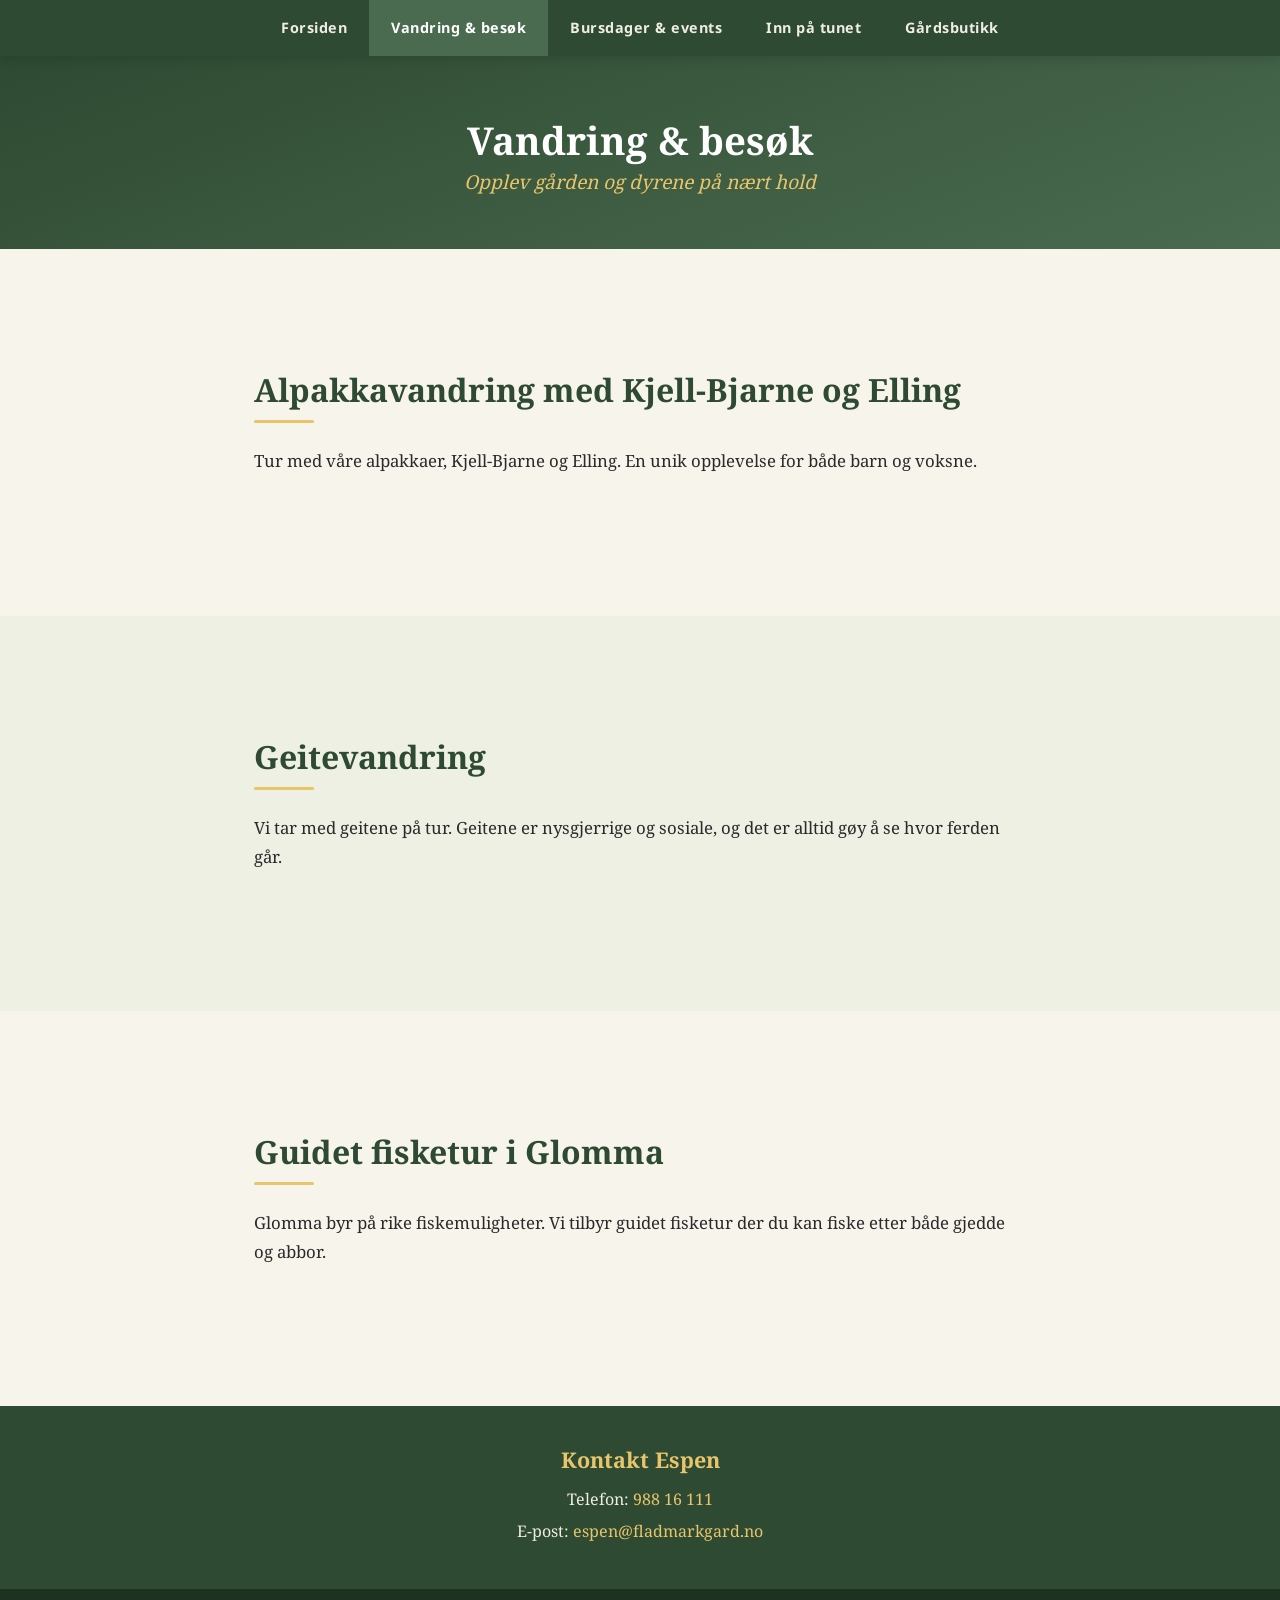
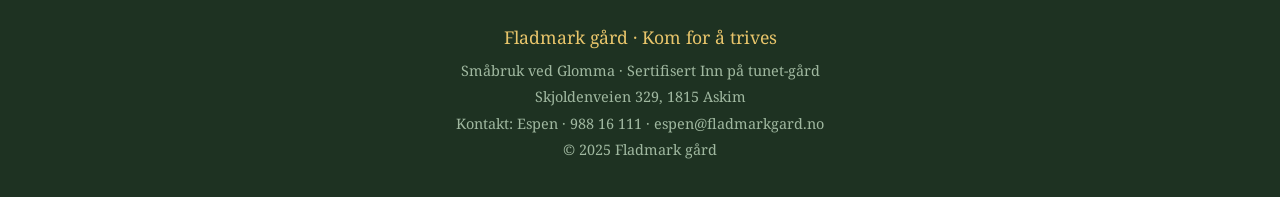
<file: opplevelser.html>
﻿<!DOCTYPE html>
<html lang="no">
<head>
  <meta charset="UTF-8">
  <meta name="viewport" content="width=device-width, initial-scale=1.0">
  <title>Vandring &amp; besøk – Fladmark gård</title>
  <meta name="description" content="Opplev alpakkavandring med Kjell-Bjarne og Elling, geitevandring og guidet fisketur i Glomma på Fladmark gård.">
  <link rel="stylesheet" href="style.css">
</head>
<body>

  <!-- Sticky meny -->
  <nav class="main-nav">
    <ul>
      <li><a href="index.html">Forsiden</a></li>
      <li><a href="opplevelser.html" class="active">Vandring &amp; besøk</a></li>
      <li><a href="arrangementer.html">Bursdager &amp; events</a></li>
      <li><a href="inn-pa-tunet.html">Inn på tunet</a></li>
      <li><a href="butikk.html">Gårdsbutikk</a></li>
    </ul>
  </nav>

  <!-- Hero-lite -->
  <header class="page-hero">
    <h1>Vandring &amp; besøk</h1>
    <p class="slagord">Opplev gården og dyrene på nært hold</p>
  </header>

  <!-- Alpakkavandring -->
  <section class="bg-krem">
    <div class="innhold-seksjon">
      <h2>Alpakkavandring med Kjell-Bjarne og Elling</h2>
      <div class="underline"></div>
      <p>Tur med våre alpakkaer, Kjell-Bjarne og Elling. En unik opplevelse for både barn og voksne.</p>
      <div data-booking-widget
           data-widget-id="72746d61-cd4c-4b78-a5ac-63fd535d9ecc"
           data-locale="no"
           data-base-url="https://app.bookero.no"
           style="margin-top:20px;"></div>
    </div>
  </section>

  <!-- Geitevandring -->
  <section class="bg-alt">
    <div class="innhold-seksjon">
      <h2>Geitevandring</h2>
      <div class="underline"></div>
      <p>Vi tar med geitene på tur. Geitene er nysgjerrige og sosiale, og det er alltid gøy å se hvor ferden går.</p>
      <div data-booking-widget
           data-widget-id="0e95e652-111b-46ba-84d4-bfa8b9435798"
           data-locale="no"
           data-base-url="https://app.bookero.no"
           style="margin-top:20px;"></div>
    </div>
  </section>

  <!-- Guidert fisketur -->
  <section class="bg-krem">
    <div class="innhold-seksjon">
      <h2>Guidet fisketur i Glomma</h2>
      <div class="underline"></div>
      <p>Glomma byr på rike fiskemuligheter. Vi tilbyr guidet fisketur der du kan fiske etter både gjedde og abbor.</p>
      <div data-booking-widget
           data-widget-id="d4e23843-adf3-4f02-84f0-4d8e656f9039"
           data-locale="no"
           data-base-url="https://app.bookero.no"
           style="margin-top:20px;"></div>
    </div>
  </section>

  <!-- Kontakt nederst -->
  <section class="kontakt-bunn">
    <h3>Kontakt Espen</h3>
    <p>Telefon: <a href="tel:+4798816111">988 16 111</a></p>
    <p>E-post: <a href="mailto:espen@fladmarkgard.no">espen@fladmarkgard.no</a></p>
  </section>

  <!-- Footer -->
  <footer class="main-footer">
    <p class="footer-tittel">Fladmark gård · Kom for å trives</p>
    <p>Småbruk ved Glomma · Sertifisert Inn på tunet-gård</p>
    <p>Skjoldenveien 329, 1815 Askim</p>
    <p>Kontakt: Espen · 988 16 111 · espen@fladmarkgard.no</p>
    <p>© 2025 Fladmark gård</p>
  </footer>

  <script src="https://app.bookero.no/build/widget.js?v=1779999693" charset="utf-8"></script>

</body>
</html>
</file>
<file: style.css>
﻿/* ============================================
   Fladmark gÃ¥rd â€“ felles stilark
   ============================================ */

/* --- Self-hosted fonter (ingen Google-sporing) --- */
@font-face {
  font-family: 'Noto Serif';
  src: url('fonts/noto-serif-400.woff2') format('woff2');
  font-weight: 400;
  font-style: normal;
  font-display: swap;
}
@font-face {
  font-family: 'Noto Serif';
  src: url('fonts/noto-serif-700.woff2') format('woff2');
  font-weight: 700;
  font-style: normal;
  font-display: swap;
}
@font-face {
  font-family: 'Noto Sans';
  src: url('fonts/noto-sans-400.woff2') format('woff2');
  font-weight: 400;
  font-style: normal;
  font-display: swap;
}
@font-face {
  font-family: 'Noto Sans';
  src: url('fonts/noto-sans-700.woff2') format('woff2');
  font-weight: 700;
  font-style: normal;
  font-display: swap;
}

/* --- Variabler --- */
:root {
  --skogsgroon: #2e4a32;
  --lys-groon: #4a6b4f;
  --krem: #f7f4ec;
  --brun: #7a5c3e;
  --gull: #e8c56b;
  --alt-bg: #eef0e4;
  --tekst: #2a2a2a;
  --tekst-lys: #f0ede4;
  --hvit: #ffffff;
  --radius: 12px;
  --skygge: 0 4px 20px rgba(46, 74, 50, 0.10);
  --skygge-stor: 0 8px 32px rgba(46, 74, 50, 0.16);
  --maks-bredde: 1100px;
}

/* --- Reset & base --- */
*, *::before, *::after {
  margin: 0;
  padding: 0;
  box-sizing: border-box;
}

html {
  scroll-behavior: smooth;
  font-size: 16px;
}

body {
  font-family: 'Noto Serif', Georgia, serif;
  color: var(--tekst);
  background: var(--krem);
  line-height: 1.7;
  -webkit-font-smoothing: antialiased;
}

img {
  max-width: 100%;
  height: auto;
  display: block;
}

a {
  color: var(--skogsgroon);
}

/* --- Typografi --- */
h1, h2, h3, h4 {
  font-family: 'Noto Serif', Georgia, serif;
  color: var(--skogsgroon);
  line-height: 1.3;
}

h1 { font-size: 2.8rem; }
h2 { font-size: 2rem; text-align: center; margin-bottom: 0.4rem; }
h3 { font-size: 1.35rem; margin-bottom: 0.5rem; }

.section-sub {
  text-align: center;
  color: var(--brun);
  font-style: italic;
  margin-bottom: 2.5rem;
  font-size: 1.05rem;
}

.underline {
  width: 60px;
  height: 3px;
  background: var(--gull);
  margin: 0.6rem auto 2.5rem;
  border-radius: 2px;
}

/* --- Knapper --- */
.btn {
  display: inline-block;
  font-family: 'Noto Sans', Arial, sans-serif;
  font-size: 1rem;
  font-weight: 600;
  letter-spacing: 0.5px;
  padding: 14px 32px;
  border-radius: var(--radius);
  text-decoration: none;
  transition: all 0.25s ease;
  cursor: pointer;
  border: 2px solid transparent;
}

.btn-primary {
  background: var(--skogsgroon);
  color: var(--hvit);
}
.btn-primary:hover {
  background: var(--lys-groon);
  transform: translateY(-2px);
  box-shadow: var(--skygge-stor);
}

.btn-secondary {
  background: transparent;
  color: var(--skogsgroon);
  border-color: var(--skogsgroon);
}
.btn-secondary:hover {
  background: var(--skogsgroon);
  color: var(--hvit);
  transform: translateY(-2px);
}

.btn-gull {
  background: var(--gull);
  color: var(--skogsgroon);
}
.btn-gull:hover {
  background: #d4af4e;
  transform: translateY(-2px);
  box-shadow: var(--skygge-stor);
}

/* --- Sticky meny --- */
nav.main-nav {
  position: sticky;
  top: 0;
  z-index: 1000;
  background: var(--skogsgroon);
  box-shadow: 0 2px 12px rgba(0,0,0,0.15);
}

nav.main-nav ul {
  list-style: none;
  display: flex;
  justify-content: center;
  flex-wrap: wrap;
  max-width: var(--maks-bredde);
  margin: 0 auto;
}

nav.main-nav a {
  display: block;
  font-family: 'Noto Sans', Arial, sans-serif;
  font-size: 0.9rem;
  font-weight: 600;
  letter-spacing: 0.5px;
  color: var(--tekst-lys);
  text-decoration: none;
  padding: 16px 22px;
  transition: background 0.2s, color 0.2s;
  white-space: nowrap;
}

nav.main-nav a:hover,
nav.main-nav a.active {
  background: var(--lys-groon);
  color: var(--hvit);
}

/* --- Hamburger-meny (skjult på desktop) --- */
.menu-toggle {
  display: none;
}

.menu-knapp {
  display: none;
}

/* --- Hero --- */
.hero {
  position: relative;
  min-height: 45vh;
  display: flex;
  align-items: center;
  justify-content: center;
  text-align: center;
  background: linear-gradient(rgba(46, 74, 50, 0.55), rgba(46, 74, 50, 0.55)), url('bilder/Høner.jpg') center 70%/cover no-repeat;
  color: var(--hvit);
  padding: 50px 24px;
}

.hero-content {
  max-width: 750px;
}

.hero h1 {
  color: var(--hvit);
  font-size: 3.5rem;
  margin-bottom: 0.5rem;
}

.hero .slagord {
  font-family: 'Noto Serif', Georgia, serif;
  font-style: italic;
  font-size: 1.6rem;
  color: var(--gull);
  margin-bottom: 1.5rem;
}

.hero .intro {
  font-size: 1.15rem;
  max-width: 600px;
  margin: 0 auto 2rem;
}

.hero .btn-row {
  display: flex;
  gap: 16px;
  justify-content: center;
  flex-wrap: wrap;
}

.hero .btn-primary {
  background: var(--gull);
  color: var(--skogsgroon);
}
.hero .btn-primary:hover {
  background: #d4af4e;
}

.hero .btn-secondary {
  color: var(--hvit);
  border-color: var(--hvit);
}
.hero .btn-secondary:hover {
  background: var(--hvit);
  color: var(--skogsgroon);
}

/* --- Seksjoner --- */
section {
  padding: 70px 24px;
}

.container {
  max-width: var(--maks-bredde);
  margin: 0 auto;
}

.bg-krem { background: var(--krem); }
.bg-alt { background: var(--alt-bg); }

/* --- Om oss --- */
.om-oss-flex {
  display: flex;
  align-items: flex-start;
  gap: 36px;
  max-width: 900px;
  margin: 0 auto;
}

.om-oss-bilde-wrap {
  flex-shrink: 0;
  width: 280px;
}

.om-oss-bilde {
  width: 100%;
  border-radius: var(--radius);
  box-shadow: var(--skygge-stor);
}

.om-oss-tekst {
  flex: 1;
}

.om-oss-tekst p {
  font-size: 1.05rem;
  margin: 0 0 1.25rem;
  text-align: left;
}

@media (max-width: 700px) {
  .om-oss-flex {
    flex-direction: column;
    align-items: center;
    gap: 24px;
  }
  .om-oss-bilde-wrap {
    width: 220px;
  }
  .om-oss-tekst p {
    text-align: center;
  }
}

/* --- Temakort --- */
.kort-grid {
  display: grid;
  grid-template-columns: repeat(auto-fit, minmax(240px, 1fr));
  gap: 24px;
  margin-top: 1rem;
}

.kort {
  background: var(--hvit);
  border-radius: var(--radius);
  padding: 32px 24px;
  text-align: center;
  box-shadow: var(--skygge);
  transition: transform 0.25s, box-shadow 0.25s;
  display: flex;
  flex-direction: column;
}

.kort:hover {
  transform: translateY(-6px);
  box-shadow: var(--skygge-stor);
}

.kort .ikon {
  font-size: 2.8rem;
  margin-bottom: 12px;
}

.kort h3 {
  margin-bottom: 8px;
}

.kort p {
  font-size: 0.95rem;
  color: #555;
  flex-grow: 1;
  margin-bottom: 16px;
}

.kort .kort-lenke {
  font-family: 'Noto Sans', Arial, sans-serif;
  font-weight: 600;
  font-size: 0.9rem;
  color: var(--skogsgroon);
  text-decoration: none;
  letter-spacing: 0.3px;
}

.kort .kort-lenke:hover {
  text-decoration: underline;
}

/* --- Kontaktbokser --- */
.kontakt-grid {
  display: grid;
  grid-template-columns: repeat(auto-fit, minmax(220px, 1fr));
  gap: 24px;
  margin-top: 1rem;
}

.kontakt-boks {
  background: var(--hvit);
  border-radius: var(--radius);
  padding: 28px 20px;
  text-align: center;
  box-shadow: var(--skygge);
}

.kontakt-boks .ikon {
  font-size: 2rem;
  margin-bottom: 8px;
}

.kontakt-boks .label {
  font-family: 'Noto Sans', Arial, sans-serif;
  font-weight: 700;
  font-size: 0.8rem;
  text-transform: uppercase;
  letter-spacing: 1px;
  color: var(--brun);
  margin-bottom: 4px;
}

.kontakt-boks a {
  text-decoration: none;
  font-size: 1.05rem;
}

.kontakt-boks a:hover {
  text-decoration: underline;
}

/* --- Kontakt-seksjon nederst pÃ¥ undersider --- */
.kontakt-bunn {
  background: var(--skogsgroon);
  color: var(--tekst-lys);
  padding: 40px 24px;
  text-align: center;
}

.kontakt-bunn h3 {
  color: var(--gull);
  margin-bottom: 12px;
}

.kontakt-bunn p {
  font-size: 1rem;
  margin: 4px 0;
}

.kontakt-bunn a {
  color: var(--gull);
  text-decoration: none;
}

.kontakt-bunn a:hover {
  text-decoration: underline;
}

/* --- Footer --- */
footer.main-footer {
  background: #1e3222;
  color: #a0b8a0;
  text-align: center;
  padding: 32px 24px;
  font-size: 0.9rem;
}

footer.main-footer .footer-tittel {
  color: var(--gull);
  font-size: 1.1rem;
  margin-bottom: 6px;
}

footer.main-footer p {
  margin: 2px 0;
}

/* --- Underside: Hero-lite --- */
.page-hero {
  background: linear-gradient(160deg, var(--skogsgroon) 0%, var(--lys-groon) 100%);
  color: var(--hvit);
  text-align: center;
  padding: 60px 24px 50px;
}

.page-hero h1 {
  color: var(--hvit);
  font-size: 2.4rem;
}

.page-hero .slagord {
  color: var(--gull);
  font-style: italic;
  font-size: 1.2rem;
}

/* --- Innholdskort pÃ¥ undersider --- */
.innhold-seksjon {
  max-width: 820px;
  margin: 0 auto;
  padding: 50px 24px;
}

.innhold-seksjon h2 {
  text-align: left;
  margin-bottom: 0.3rem;
}

.innhold-seksjon .underline {
  margin: 0.6rem 0 1.5rem;
}

.innhold-seksjon p {
  margin: 0 0 1.25rem;
  font-size: 1.05rem;
}

.innhold-seksjon h3 {
  margin: 1.5rem 0 1.25rem;
}

.innhold-seksjon .pris {
  font-family: 'Noto Sans', Arial, sans-serif;
  font-weight: 600;
  color: var(--brun);
  font-size: 0.95rem;
  margin-top: 0.5rem;
}

/* --- Bredere layout (opplevelser-siden) --- */
.bredere .innhold-seksjon {
  max-width: 1100px;
}

/* --- Booking aktiv: utvidet layout --- */
.booking-aktiv .innhold-seksjon {
  max-width: 1200px;
  transition: max-width 0.4s ease;
}

.booking-aktiv section {
  padding: 50px 24px;
}

/* --- To-kolonne layout --- */
.to-kolonner {
  display: grid;
  grid-template-columns: 1fr 1fr;
  gap: 32px;
  align-items: start;
}

/* --- Butikk: intro --- */
.butikk-intro {
  padding: 36px 24px;
}

.butikk-intro .innhold-seksjon {
  padding: 0;
}

/* --- Butikk: bilder --- */
.butikk-bilder {
  display: grid;
  grid-template-columns: 1fr 1fr;
  gap: 16px;
  margin-bottom: 2.5rem;
}

.butikk-bilder img {
  width: 100%;
  height: 200px;
  object-fit: cover;
  border-radius: var(--radius);
  box-shadow: var(--skygge-stor);
}

@media (max-width: 700px) {
  .butikk-bilder {
    grid-template-columns: 1fr 1fr;
    gap: 10px;
  }
  .butikk-bilder img {
    height: 140px;
  }
}

@media (max-width: 700px) {
  .to-kolonner {
    grid-template-columns: 1fr;
  }
}

/* --- Info-boks --- */
.info-boks {
  background: var(--hvit);
  border-radius: var(--radius);
  padding: 28px;
  box-shadow: var(--skygge);
  margin-bottom: 24px;
}

.info-boks h3 {
  margin-bottom: 10px;
}

.info-boks ul {
  list-style: none;
  padding: 0;
}

.info-boks ul li {
  padding: 6px 0 6px 24px;
  position: relative;
  font-size: 1rem;
}

.info-boks ul li::before {
  content: "â€¢";
  position: absolute;
  left: 6px;
  color: var(--gull);
  font-size: 1.3rem;
  line-height: 1;
}

/* --- Prisliste --- */
.prisliste {
  background: var(--hvit);
  border-radius: var(--radius);
  padding: 28px;
  box-shadow: var(--skygge);
  margin-bottom: 24px;
}

.prisliste h3 {
  margin-bottom: 14px;
  padding-bottom: 10px;
  border-bottom: 2px solid var(--alt-bg);
}

.prisliste table {
  width: 100%;
  border-collapse: collapse;
}

.prisliste td {
  padding: 10px 0;
  border-bottom: 1px solid var(--alt-bg);
  font-size: 1rem;
}

.prisliste td:last-child {
  text-align: right;
  font-family: 'Noto Sans', Arial, sans-serif;
  font-weight: 600;
  color: var(--skogsgroon);
  white-space: nowrap;
}

.prisliste .pris-note {
  font-size: 0.85rem;
  color: #888;
  margin-top: 10px;
  font-style: italic;
}

/* --- Dyr-grid (om oss) --- */
.dyr-grid {
  display: grid;
  grid-template-columns: repeat(auto-fit, minmax(260px, 1fr));
  gap: 20px;
  margin-top: 1.5rem;
}

.dyr-box {
  background: var(--hvit);
  border-radius: var(--radius);
  padding: 24px 20px;
  text-align: center;
  box-shadow: var(--skygge);
  transition: transform 0.25s, box-shadow 0.25s;
}

.dyr-box:hover {
  transform: translateY(-4px);
  box-shadow: var(--skygge-stor);
}

.dyr-box .dyr-navn {
  font-family: 'Noto Serif', Georgia, serif;
  font-weight: 700;
  font-size: 1.15rem;
  color: var(--skogsgroon);
  margin-bottom: 6px;
}

.dyr-box .dyr-tekst {
  font-size: 0.95rem;
  color: #555;
}

/* --- Tett seksjon (mindre luft) --- */
.tett {
  padding-top: 36px !important;
  padding-bottom: 36px !important;
}

.tett .innhold-seksjon {
  padding-top: 0;
  padding-bottom: 0;
}

/* --- Sitat --- */
.sitat {
  background: var(--hvit);
  border-left: 4px solid var(--gull);
  border-radius: 0 var(--radius) var(--radius) 0;
  padding: 24px 28px;
  margin: 24px 0;
  font-style: italic;
  font-size: 1.1rem;
  box-shadow: var(--skygge);
}

.sitat .sitat-kilde {
  display: block;
  margin-top: 8px;
  font-style: normal;
  font-family: 'Noto Sans', Arial, sans-serif;
  font-size: 0.85rem;
  color: var(--brun);
}

/* --- Ekstern lenke --- */
.ekstern-lenke {
  display: inline-block;
  font-family: 'Noto Sans', Arial, sans-serif;
  font-weight: 600;
  color: var(--skogsgroon);
  text-decoration: none;
  border-bottom: 2px solid var(--gull);
  padding-bottom: 2px;
  transition: color 0.2s;
}

.ekstern-lenke:hover {
  color: var(--lys-groon);
}

/* --- Responsivt --- */
@media (max-width: 768px) {
  h1 { font-size: 2.2rem; }
  h2 { font-size: 1.6rem; }
  .hero { min-height: 40vh; padding: 40px 20px; }
  .hero h1 { font-size: 2.4rem; }
  .hero .slagord { font-size: 1.2rem; }
  section { padding: 50px 20px; }
  .kort-grid { grid-template-columns: 1fr; }
  .kontakt-grid { grid-template-columns: 1fr; }

  /* Opplevelser: smalere padding på mobil for mer plass til booking-widget */
  .bredere section {
    padding: 30px 0;
  }
  .bredere .innhold-seksjon {
    max-width: 100%;
    padding: 30px 12px;
  }
  .bredere .booking-aktiv section {
    padding: 20px 0;
  }
  .bredere .booking-aktiv .innhold-seksjon {
    padding: 20px 8px;
  }

  /* Hamburger-meny på mobil */
  .menu-knapp {
    display: block;
    font-family: 'Noto Sans', Arial, sans-serif;
    font-size: 1.2rem;
    font-weight: 600;
    color: var(--tekst-lys);
    padding: 14px 20px;
    cursor: pointer;
    user-select: none;
    text-align: center;
  }

  nav.main-nav ul {
    display: none;
    flex-direction: column;
    width: 100%;
    max-width: none;
  }

  nav.main-nav .menu-toggle:checked ~ ul {
    display: flex;
  }

  nav.main-nav a {
    text-align: center;
    padding: 14px 20px;
    border-top: 1px solid rgba(255, 255, 255, 0.08);
  }
}

@media (max-width: 480px) {
  .hero h1 { font-size: 1.9rem; }
  .hero .btn-row { flex-direction: column; align-items: center; }

  /* Ekstra smal padding på små telefoner */
  .bredere .innhold-seksjon {
    padding: 20px 8px;
  }
  .bredere .booking-aktiv .innhold-seksjon {
    padding: 16px 4px;
  }
}
</file>
